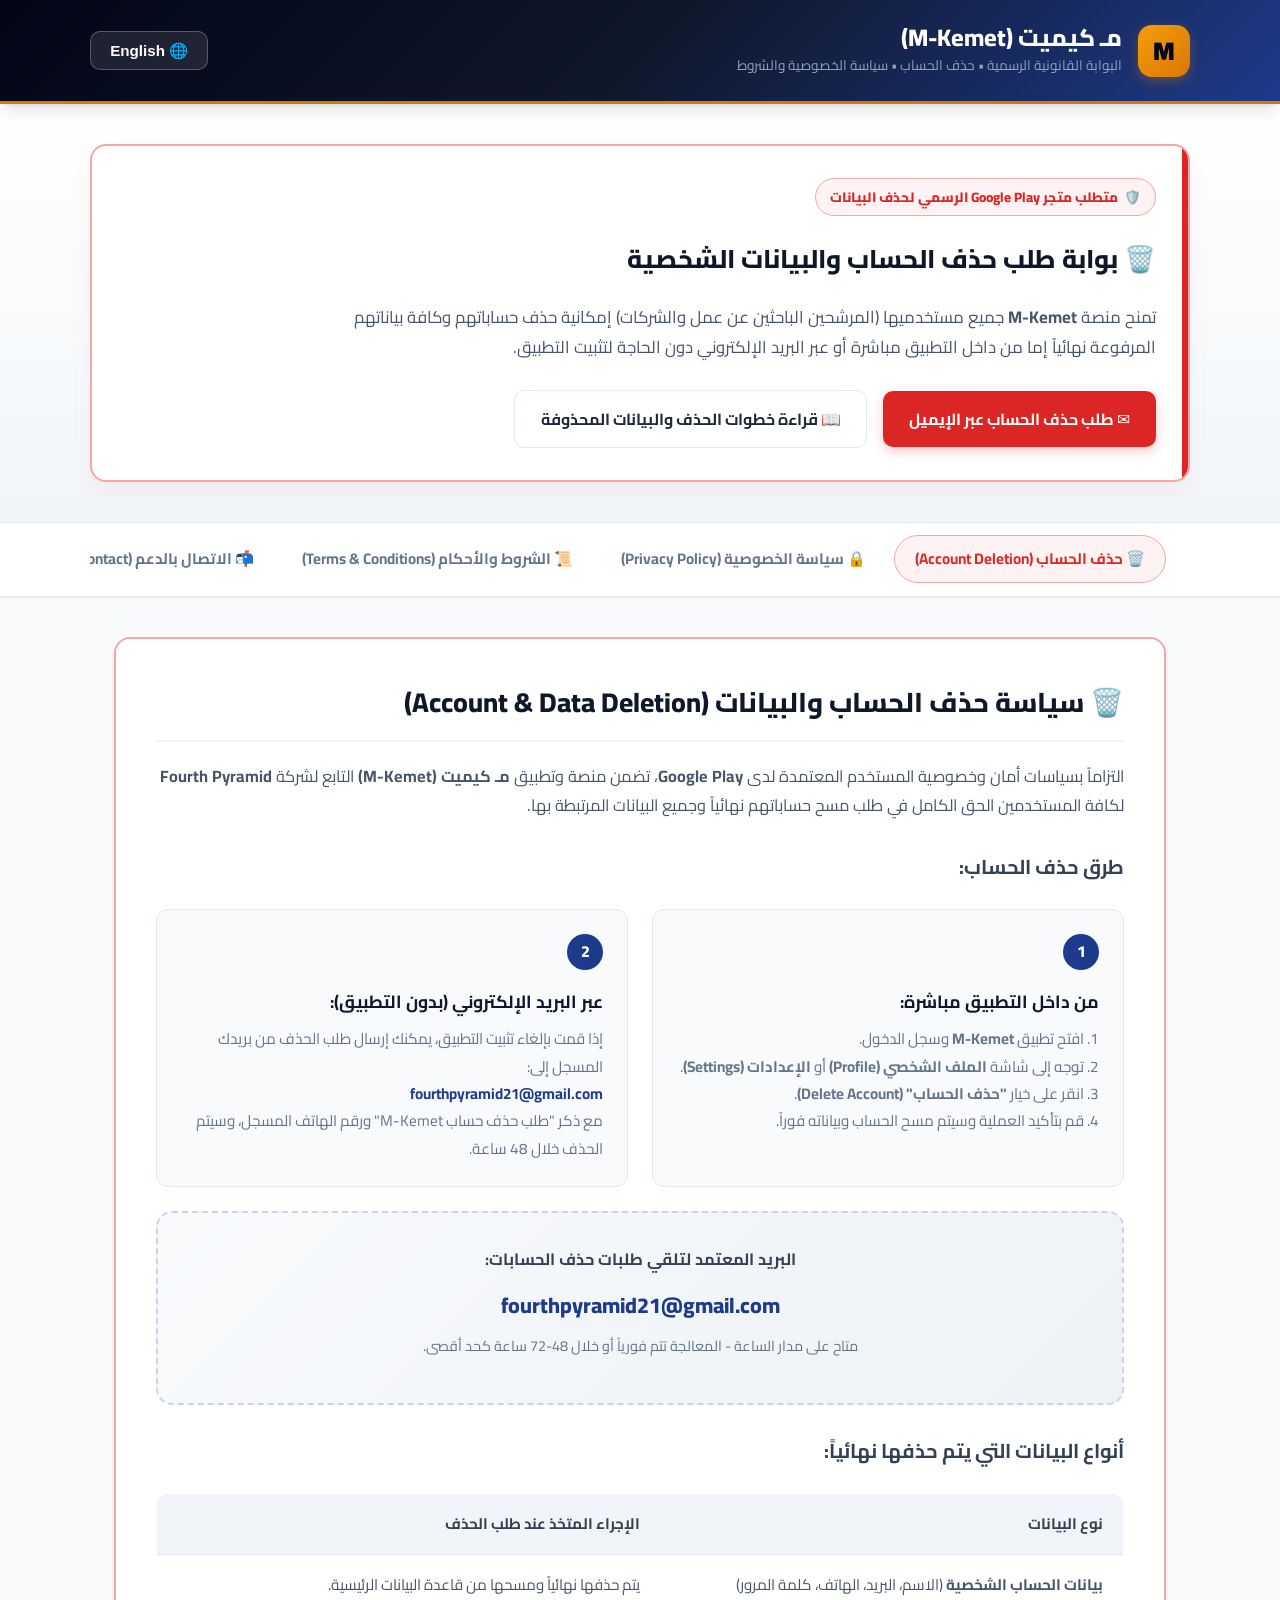
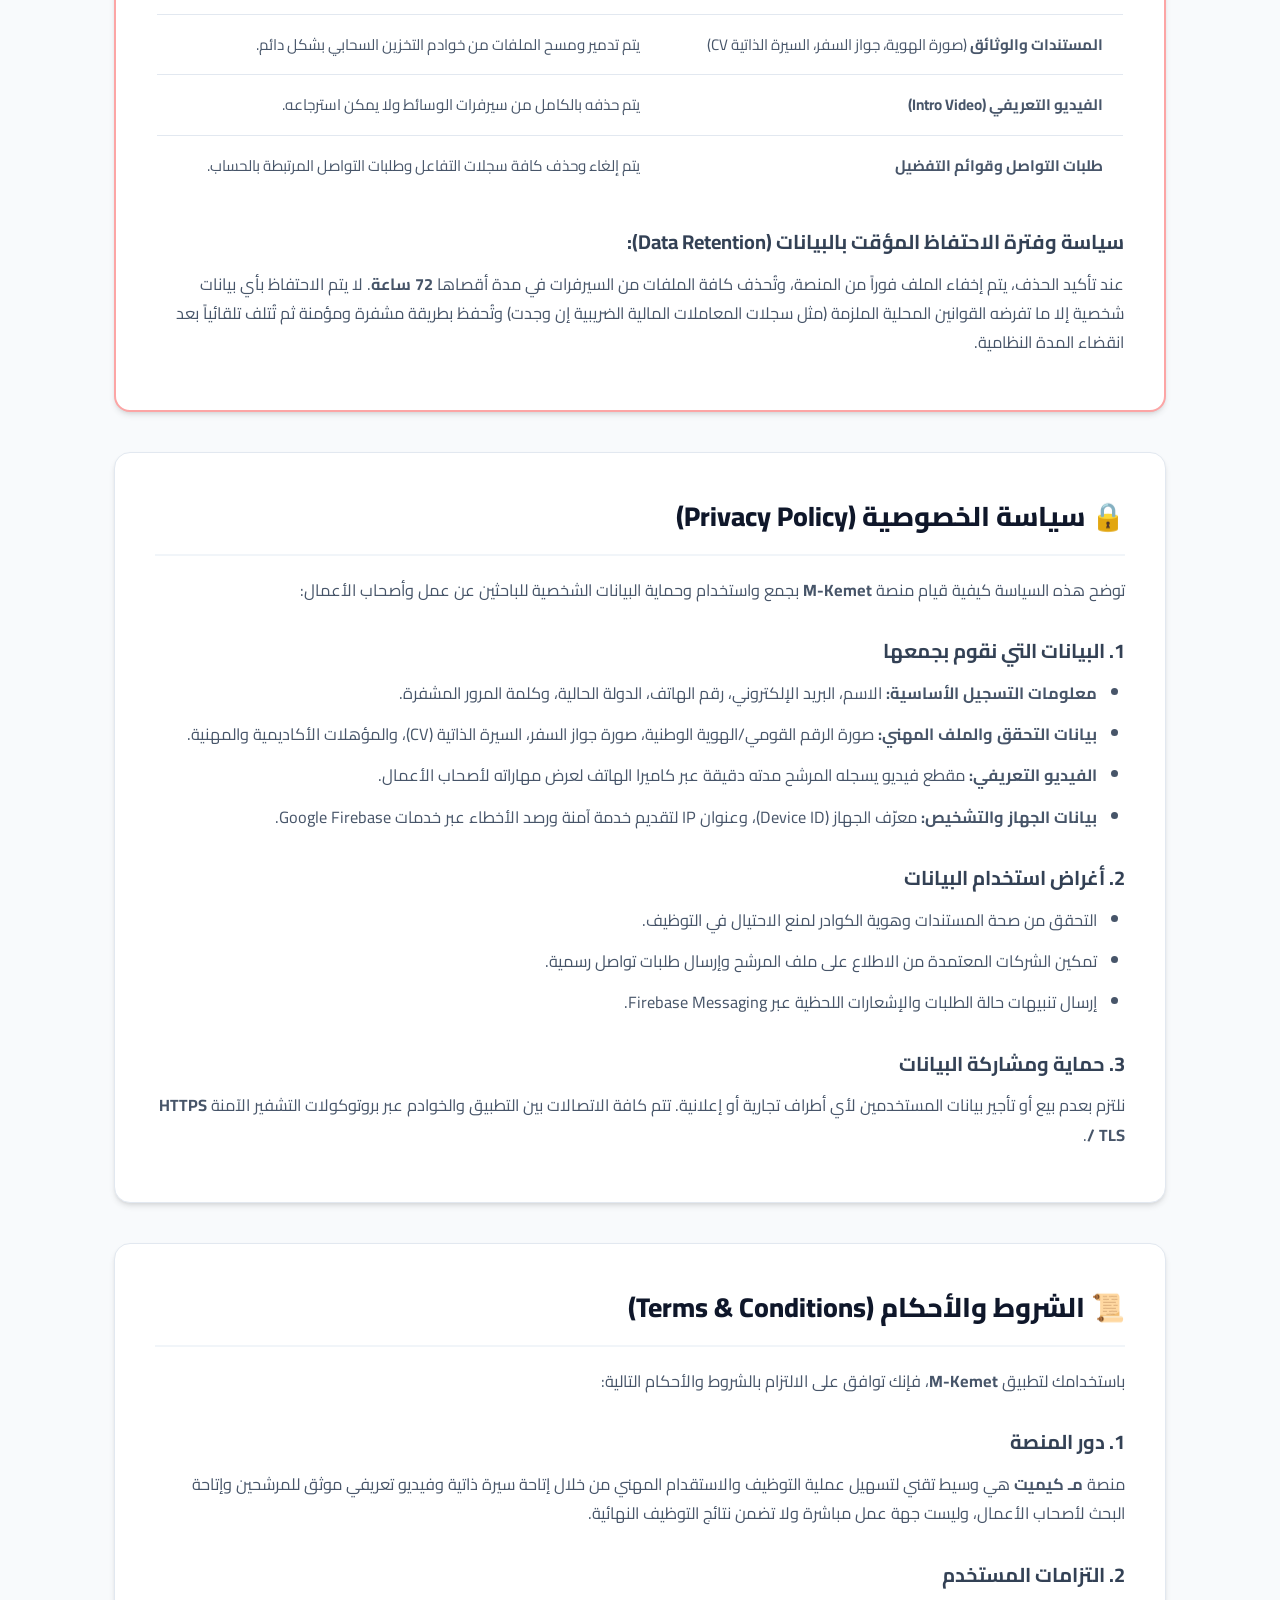
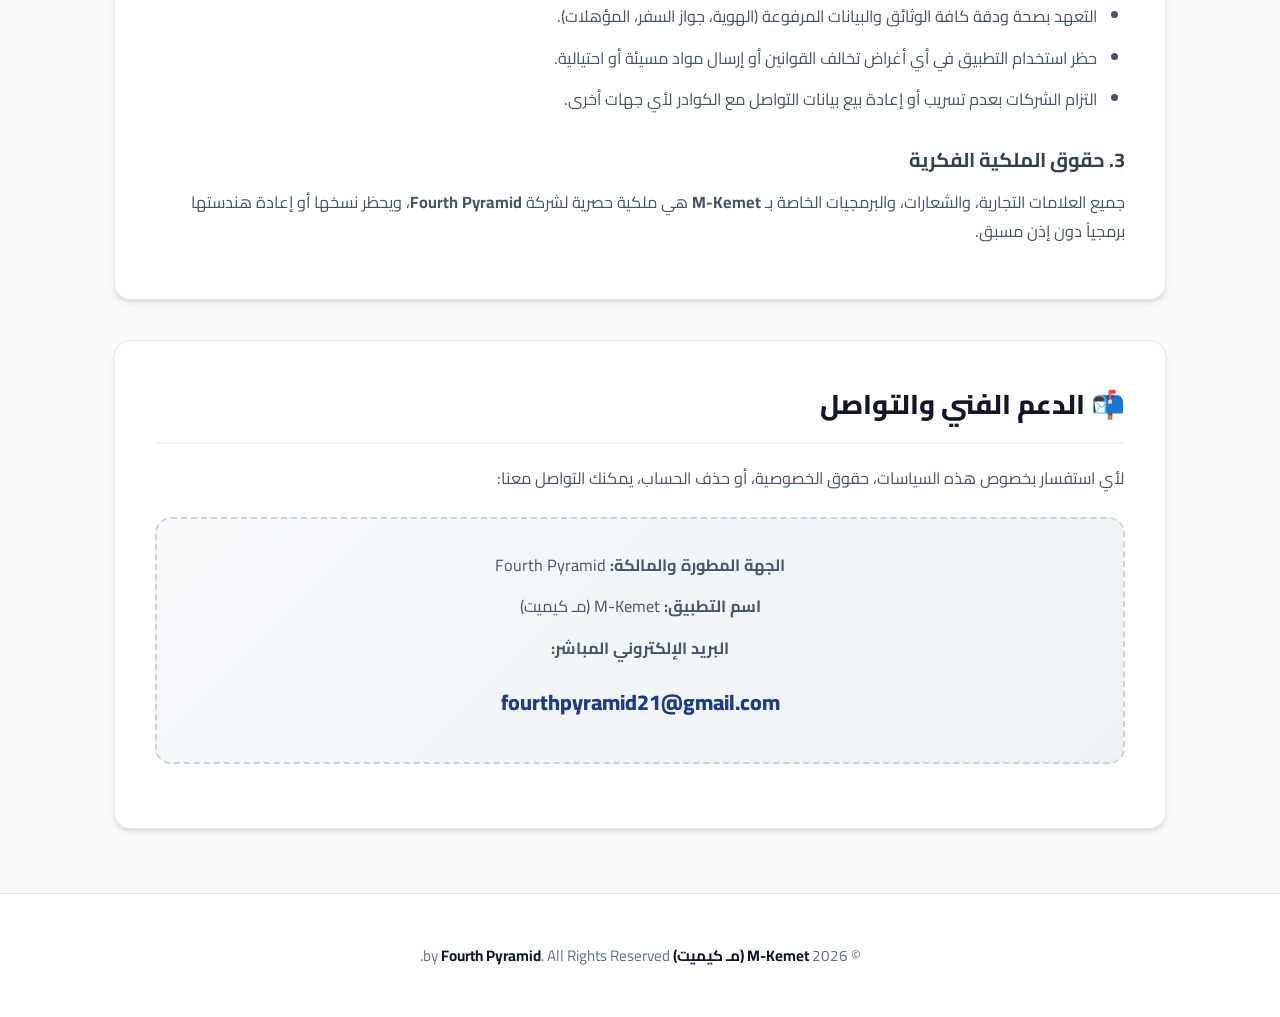
<file: index.html>
<!DOCTYPE html>
<html lang="ar" dir="rtl">
<head>
  <meta charset="UTF-8" />
  <meta name="viewport" content="width=device-width, initial-scale=1.0" />
  <title>M-Kemet | سياسة الخصوصية وحذف الحساب والشروط والأحكام</title>
  <meta name="description" content="M-Kemet (مـ كيميت) Official Legal Policies: Account & Data Deletion, Privacy Policy, and Terms of Service." />
  <link rel="preconnect" href="https://fonts.googleapis.com">
  <link rel="preconnect" href="https://fonts.gstatic.com" crossorigin>
  <link href="https://fonts.googleapis.com/css2?family=Cairo:wght@400;500;600;700;800;900&family=Inter:wght@400;500;600;700;800&display=swap" rel="stylesheet">
  
  <style>
    :root {
      --primary: #0F172A;
      --primary-accent: #1E3A8A;
      --gold: #D97706;
      --gold-light: #F59E0B;
      --gold-bg: #FEF3C7;
      --danger: #DC2626;
      --danger-dark: #991B1B;
      --danger-bg: #FEF2F2;
      --danger-border: #FCA5A5;
      --success: #059669;
      --success-bg: #ECFDF5;
      --bg: #F8FAFC;
      --card-bg: #FFFFFF;
      --text: #1E293B;
      --text-muted: #64748B;
      --border: #E2E8F0;
      --shadow-sm: 0 1px 2px 0 rgb(0 0 0 / 0.05);
      --shadow: 0 4px 6px -1px rgb(0 0 0 / 0.1), 0 2px 4px -2px rgb(0 0 0 / 0.1);
      --shadow-lg: 0 10px 15px -3px rgb(0 0 0 / 0.1), 0 4px 6px -4px rgb(0 0 0 / 0.1);
      --radius: 16px;
      --font-ar: 'Cairo', system-ui, sans-serif;
      --font-en: 'Inter', system-ui, sans-serif;
    }

    * {
      box-sizing: border-box;
      margin: 0;
      padding: 0;
    }

    body {
      background-color: var(--bg);
      color: var(--text);
      font-family: var(--font-ar);
      line-height: 1.8;
      -webkit-font-smoothing: antialiased;
    }

    html[dir="ltr"] body {
      font-family: var(--font-en);
    }

    /* Top Navigation */
    header {
      background: linear-gradient(135deg, #020617 0%, #0F172A 50%, #1E3A8A 100%);
      color: white;
      padding: 1.5rem 2rem;
      border-bottom: 3px solid var(--gold);
      box-shadow: var(--shadow-lg);
      position: sticky;
      top: 0;
      z-index: 1000;
    }

    .header-inner {
      max-width: 1100px;
      margin: 0 auto;
      display: flex;
      justify-content: space-between;
      align-items: center;
      flex-wrap: wrap;
      gap: 1rem;
    }

    .brand-wrap {
      display: flex;
      align-items: center;
      gap: 1rem;
    }

    .logo-badge {
      width: 52px;
      height: 52px;
      background: linear-gradient(135deg, var(--gold-light), var(--gold));
      color: #020617;
      font-size: 1.6rem;
      font-weight: 900;
      display: flex;
      align-items: center;
      justify-content: center;
      border-radius: 14px;
      box-shadow: 0 4px 12px rgba(217, 119, 6, 0.35);
    }

    .brand-meta h1 {
      font-size: 1.5rem;
      font-weight: 800;
      line-height: 1.2;
      color: #FFFFFF;
    }

    .brand-meta p {
      font-size: 0.85rem;
      color: #94A3B8;
    }

    .lang-switcher {
      background: rgba(255, 255, 255, 0.1);
      border: 1px solid rgba(255, 255, 255, 0.25);
      color: white;
      padding: 0.6rem 1.2rem;
      border-radius: 10px;
      font-size: 0.95rem;
      font-weight: 700;
      cursor: pointer;
      display: flex;
      align-items: center;
      gap: 0.5rem;
      transition: all 0.2s ease;
      backdrop-filter: blur(8px);
    }

    .lang-switcher:hover {
      background: var(--gold);
      color: #020617;
      border-color: var(--gold);
      transform: translateY(-1px);
    }

    /* Hero / Direct Deletion Spotlight */
    .hero-spotlight {
      background: linear-gradient(180deg, #FFFFFF 0%, #F1F5F9 100%);
      border-bottom: 1px solid var(--border);
      padding: 2.5rem 1.5rem;
    }

    .hero-inner {
      max-width: 1100px;
      margin: 0 auto;
    }

    .deletion-hero-card {
      background: #FFFFFF;
      border: 2px solid var(--danger-border);
      border-radius: var(--radius);
      padding: 2rem;
      box-shadow: 0 10px 25px -5px rgba(220, 38, 38, 0.08);
      display: flex;
      flex-direction: column;
      gap: 1.25rem;
      position: relative;
      overflow: hidden;
    }

    .deletion-hero-card::before {
      content: "";
      position: absolute;
      top: 0;
      inset-inline-start: 0;
      width: 6px;
      height: 100%;
      background: var(--danger);
    }

    .hero-badge {
      display: inline-flex;
      align-items: center;
      gap: 0.4rem;
      background: var(--danger-bg);
      color: var(--danger);
      padding: 0.35rem 0.85rem;
      border-radius: 9999px;
      font-weight: 800;
      font-size: 0.85rem;
      width: fit-content;
      border: 1px solid var(--danger-border);
    }

    .hero-title {
      font-size: 1.6rem;
      font-weight: 800;
      color: #0F172A;
      display: flex;
      align-items: center;
      gap: 0.6rem;
      flex-wrap: wrap;
    }

    .hero-desc {
      color: #475569;
      font-size: 1.05rem;
      max-width: 850px;
    }

    .hero-actions {
      display: flex;
      flex-wrap: wrap;
      gap: 1rem;
      align-items: center;
      margin-top: 0.5rem;
    }

    .btn {
      display: inline-flex;
      align-items: center;
      justify-content: center;
      gap: 0.5rem;
      padding: 0.85rem 1.6rem;
      border-radius: 10px;
      font-size: 1rem;
      font-weight: 700;
      text-decoration: none;
      cursor: pointer;
      transition: all 0.2s ease;
      border: none;
    }

    .btn-danger {
      background: var(--danger);
      color: white;
      box-shadow: 0 4px 12px rgba(220, 38, 38, 0.25);
    }

    .btn-danger:hover {
      background: var(--danger-dark);
      transform: translateY(-2px);
    }

    .btn-outline {
      background: #FFFFFF;
      color: #1E293B;
      border: 1px solid var(--border);
    }

    .btn-outline:hover {
      background: #F8FAFC;
      border-color: #94A3B8;
    }

    /* Tabs Navigation Bar */
    .nav-tabs {
      background: #FFFFFF;
      border-bottom: 1px solid var(--border);
      position: sticky;
      top: 86px;
      z-index: 900;
      box-shadow: var(--shadow-sm);
    }

    .nav-tabs-inner {
      max-width: 1100px;
      margin: 0 auto;
      display: flex;
      gap: 0.5rem;
      padding: 0.75rem 1.5rem;
      overflow-x: auto;
      white-space: nowrap;
    }

    .tab-btn {
      padding: 0.6rem 1.25rem;
      border-radius: 9999px;
      text-decoration: none;
      color: var(--text-muted);
      font-weight: 700;
      font-size: 0.95rem;
      display: inline-flex;
      align-items: center;
      gap: 0.5rem;
      transition: all 0.2s;
    }

    .tab-btn:hover {
      color: var(--primary-accent);
      background: #EEF2F6;
    }

    .tab-btn.active {
      color: white;
      background: var(--primary-accent);
    }

    .tab-btn.deletion-tab-active {
      background: var(--danger-bg);
      color: var(--danger);
      border: 1px solid var(--danger-border);
    }

    /* Main Content Sections */
    main {
      max-width: 1100px;
      margin: 2.5rem auto;
      padding: 0 1.5rem;
    }

    .content-card {
      background: var(--card-bg);
      border-radius: var(--radius);
      border: 1px solid var(--border);
      box-shadow: var(--shadow);
      padding: 2.5rem;
      margin-bottom: 2.5rem;
    }

    .content-card h2 {
      color: var(--primary);
      font-size: 1.7rem;
      font-weight: 800;
      margin-bottom: 1.25rem;
      display: flex;
      align-items: center;
      gap: 0.6rem;
      border-bottom: 2px solid #F1F5F9;
      padding-bottom: 0.75rem;
    }

    .content-card h3 {
      font-size: 1.25rem;
      color: #334155;
      margin: 1.75rem 0 0.6rem 0;
      font-weight: 700;
    }

    .content-card p, .content-card li {
      color: #475569;
      font-size: 1.02rem;
      margin-bottom: 0.75rem;
    }

    .content-card ul, .content-card ol {
      padding-inline-start: 1.75rem;
      margin-bottom: 1rem;
    }

    .steps-grid {
      display: grid;
      grid-template-columns: repeat(auto-fit, minmax(280px, 1fr));
      gap: 1.5rem;
      margin: 1.5rem 0;
    }

    .step-box {
      background: #F8FAFC;
      border: 1px solid var(--border);
      border-radius: 12px;
      padding: 1.5rem;
      position: relative;
    }

    .step-number {
      width: 36px;
      height: 36px;
      border-radius: 50%;
      background: var(--primary-accent);
      color: white;
      font-weight: 800;
      display: flex;
      align-items: center;
      justify-content: center;
      margin-bottom: 1rem;
    }

    .step-box h4 {
      font-size: 1.1rem;
      color: #0F172A;
      margin-bottom: 0.5rem;
    }

    .step-box p {
      font-size: 0.95rem;
      color: #64748B;
      margin: 0;
    }

    .data-table {
      width: 100%;
      border-collapse: collapse;
      margin: 1.5rem 0;
      border-radius: 12px;
      overflow: hidden;
      border: 1px solid var(--border);
    }

    .data-table th, .data-table td {
      padding: 1rem 1.25rem;
      text-align: start;
    }

    .data-table th {
      background: #F1F5F9;
      color: #334155;
      font-weight: 700;
      font-size: 0.95rem;
    }

    .data-table td {
      border-top: 1px solid var(--border);
      color: #475569;
      font-size: 0.95rem;
    }

    .contact-banner {
      background: linear-gradient(135deg, #F8FAFC 0%, #EEF2F6 100%);
      border: 2px dashed #CBD5E1;
      border-radius: var(--radius);
      padding: 2rem;
      margin: 1.5rem 0;
      text-align: center;
    }

    .contact-email-link {
      font-size: 1.35rem;
      font-weight: 800;
      color: var(--primary-accent);
      text-decoration: none;
      word-break: break-all;
      display: inline-block;
      margin: 0.5rem 0;
    }

    .contact-email-link:hover {
      text-decoration: underline;
      color: var(--gold);
    }

    footer {
      background: #FFFFFF;
      border-top: 1px solid var(--border);
      text-align: center;
      padding: 3rem 1.5rem;
      color: var(--text-muted);
      font-size: 0.95rem;
      margin-top: 4rem;
    }

    footer strong {
      color: #0F172A;
    }

    @media (max-width: 768px) {
      .content-card {
        padding: 1.5rem;
      }
      .hero-title {
        font-size: 1.3rem;
      }
      .nav-tabs {
        top: 78px;
      }
    }
  </style>
</head>
<body>

  <!-- Header -->
  <header>
    <div class="header-inner">
      <div class="brand-wrap">
        <div class="logo-badge">M</div>
        <div class="brand-meta">
          <h1 id="brand-name">مـ كيميت (M-Kemet)</h1>
          <p id="brand-tagline">البوابة القانونية الرسمية • حذف الحساب • سياسة الخصوصية والشروط</p>
        </div>
      </div>
      <div>
        <button class="lang-switcher" id="langBtn" onclick="toggleLanguage()">
          🌐 English
        </button>
      </div>
    </div>
  </header>

  <!-- Sticky Top Deletion Spotlight Hero -->
  <section class="hero-spotlight">
    <div class="hero-inner">
      <div class="deletion-hero-card">
        <div class="hero-badge">
          🛡️ <span id="hero-badge-text">متطلب متجر Google Play الرسمي لحذف البيانات</span>
        </div>
        <div class="hero-title" id="hero-title">
          🗑️ بوابة طلب حذف الحساب والبيانات الشخصية
        </div>
        <div class="hero-desc" id="hero-desc">
          تمنح منصة <strong>M-Kemet</strong> جميع مستخدميها (المرشحين الباحثين عن عمل والشركات) إمكانية حذف حساباتهم وكافة بياناتهم المرفوعة نهائياً إما من داخل التطبيق مباشرة أو عبر البريد الإلكتروني دون الحاجة لتثبيت التطبيق.
        </div>
        <div class="hero-actions">
          <a href="mailto:fourthpyramid21@gmail.com?subject=طلب%20حذف%20حساب%20M-Kemet&body=أرغب%20في%20حذف%20حسابي%20وكافة%20بياناتي%20المسجلة%20في%20تطبيق%20M-Kemet.%0Aرقم%20الهاتف%20أو%20البريد%20المسجل:%20" class="btn btn-danger" id="hero-btn-email">
            ✉️ طلب حذف الحساب عبر الإيميل
          </a>
          <a href="#deletion" class="btn btn-outline" id="hero-btn-details">
            📖 قراءة خطوات الحذف والبيانات المحذوفة
          </a>
        </div>
      </div>
    </div>
  </section>

  <!-- Tab Navigation -->
  <div class="nav-tabs">
    <div class="nav-tabs-inner">
      <a href="#deletion" class="tab-btn deletion-tab-active" id="tab-del">🗑️ حذف الحساب (Account Deletion)</a>
      <a href="#privacy" class="tab-btn" id="tab-priv">🔒 سياسة الخصوصية (Privacy Policy)</a>
      <a href="#terms" class="tab-btn" id="tab-term">📜 الشروط والأحكام (Terms & Conditions)</a>
      <a href="#contact" class="tab-btn" id="tab-cont">📬 الاتصال بالدعم (Contact)</a>
    </div>
  </div>

  <main>
    
    <!-- ARABIC CONTENT CONTAINER -->
    <div id="ar-content">

      <!-- 1. ACCOUNT DELETION SECTION -->
      <section id="deletion" class="content-card" style="border: 2px solid #FCA5A5;">
        <h2>🗑️ سياسة حذف الحساب والبيانات (Account & Data Deletion)</h2>
        <p>
          التزاماً بسياسات أمان وخصوصية المستخدم المعتمدة لدى <strong>Google Play</strong>، تضمن منصة وتطبيق <strong>مـ كيميت (M-Kemet)</strong> التابع لشركة <strong>Fourth Pyramid</strong> لكافة المستخدمين الحق الكامل في طلب مسح حساباتهم نهائياً وجميع البيانات المرتبطة بها.
        </p>

        <h3>طرق حذف الحساب:</h3>
        <div class="steps-grid">
          <div class="step-box">
            <div class="step-number">1</div>
            <h4>من داخل التطبيق مباشرة:</h4>
            <p>1. افتح تطبيق <strong>M-Kemet</strong> وسجل الدخول.<br>
            2. توجه إلى شاشة <strong>الملف الشخصي (Profile)</strong> أو <strong>الإعدادات (Settings)</strong>.<br>
            3. انقر على خيار <strong>"حذف الحساب" (Delete Account)</strong>.<br>
            4. قم بتأكيد العملية وسيتم مسح الحساب وبياناته فوراً.</p>
          </div>

          <div class="step-box">
            <div class="step-number">2</div>
            <h4>عبر البريد الإلكتروني (بدون التطبيق):</h4>
            <p>إذا قمت بإلغاء تثبيت التطبيق، يمكنك إرسال طلب الحذف من بريدك المسجل إلى:<br>
            <strong style="color: var(--primary-accent);">fourthpyramid21@gmail.com</strong><br>
            مع ذكر "طلب حذف حساب M-Kemet" ورقم الهاتف المسجل، وسيتم الحذف خلال 48 ساعة.</p>
          </div>
        </div>

        <div class="contact-banner">
          <p style="font-weight: 700; color: #334155; margin-bottom: 0.25rem;">البريد المعتمد لتلقي طلبات حذف الحسابات:</p>
          <a href="mailto:fourthpyramid21@gmail.com?subject=طلب%20حذف%20حساب%20M-Kemet" class="contact-email-link">
            fourthpyramid21@gmail.com
          </a>
          <p style="font-size: 0.9rem; color: #64748B;">متاح على مدار الساعة - المعالجة تتم فورياً أو خلال 48-72 ساعة كحد أقصى.</p>
        </div>

        <h3>أنواع البيانات التي يتم حذفها نهائياً:</h3>
        <table class="data-table">
          <thead>
            <tr>
              <th>نوع البيانات</th>
              <th>الإجراء المتخذ عند طلب الحذف</th>
            </tr>
          </thead>
          <tbody>
            <tr>
              <td><strong>بيانات الحساب الشخصية</strong> (الاسم، البريد، الهاتف، كلمة المرور)</td>
              <td>يتم حذفها نهائياً ومسحها من قاعدة البيانات الرئيسية.</td>
            </tr>
            <tr>
              <td><strong>المستندات والوثائق</strong> (صورة الهوية، جواز السفر، السيرة الذاتية CV)</td>
              <td>يتم تدمير ومسح الملفات من خوادم التخزين السحابي بشكل دائم.</td>
            </tr>
            <tr>
              <td><strong>الفيديو التعريفي (Intro Video)</strong></td>
              <td>يتم حذفه بالكامل من سيرفرات الوسائط ولا يمكن استرجاعه.</td>
            </tr>
            <tr>
              <td><strong>طلبات التواصل وقوائم التفضيل</strong></td>
              <td>يتم إلغاء وحذف كافة سجلات التفاعل وطلبات التواصل المرتبطة بالحساب.</td>
            </tr>
          </tbody>
        </table>

        <h3>سياسة وفترة الاحتفاظ المؤقت بالبيانات (Data Retention):</h3>
        <p>
          عند تأكيد الحذف، يتم إخفاء الملف فوراً من المنصة، وتُحذف كافة الملفات من السيرفرات في مدة أقصاها <strong>72 ساعة</strong>. لا يتم الاحتفاظ بأي بيانات شخصية إلا ما تفرضه القوانين المحلية الملزمة (مثل سجلات المعاملات المالية الضريبية إن وجدت) وتُحفظ بطريقة مشفرة ومؤمنة ثم تُتلف تلقائياً بعد انقضاء المدة النظامية.
        </p>
      </section>

      <!-- 2. PRIVACY POLICY SECTION -->
      <section id="privacy" class="content-card">
        <h2>🔒 سياسة الخصوصية (Privacy Policy)</h2>
        <p>
          توضح هذه السياسة كيفية قيام منصة <strong>M-Kemet</strong> بجمع واستخدام وحماية البيانات الشخصية للباحثين عن عمل وأصحاب الأعمال:
        </p>

        <h3>1. البيانات التي نقوم بجمعها</h3>
        <ul>
          <li><strong>معلومات التسجيل الأساسية:</strong> الاسم، البريد الإلكتروني، رقم الهاتف، الدولة الحالية، وكلمة المرور المشفرة.</li>
          <li><strong>بيانات التحقق والملف المهني:</strong> صورة الرقم القومي/الهوية الوطنية، صورة جواز السفر، السيرة الذاتية (CV)، والمؤهلات الأكاديمية والمهنية.</li>
          <li><strong>الفيديو التعريفي:</strong> مقطع فيديو يسجله المرشح مدته دقيقة عبر كاميرا الهاتف لعرض مهاراته لأصحاب الأعمال.</li>
          <li><strong>بيانات الجهاز والتشخيص:</strong> معرّف الجهاز (Device ID)، وعنوان IP لتقديم خدمة آمنة ورصد الأخطاء عبر خدمات Google Firebase.</li>
        </ul>

        <h3>2. أغراض استخدام البيانات</h3>
        <ul>
          <li>التحقق من صحة المستندات وهوية الكوادر لمنع الاحتيال في التوظيف.</li>
          <li>تمكين الشركات المعتمدة من الاطلاع على ملف المرشح وإرسال طلبات تواصل رسمية.</li>
          <li>إرسال تنبيهات حالة الطلبات والإشعارات اللحظية عبر Firebase Messaging.</li>
        </ul>

        <h3>3. حماية ومشاركة البيانات</h3>
        <p>
          نلتزم بعدم بيع أو تأجير بيانات المستخدمين لأي أطراف تجارية أو إعلانية. تتم كافة الاتصالات بين التطبيق والخوادم عبر بروتوكولات التشفير الآمنة <strong>HTTPS / TLS</strong>.
        </p>
      </section>

      <!-- 3. TERMS AND CONDITIONS SECTION -->
      <section id="terms" class="content-card">
        <h2>📜 الشروط والأحكام (Terms & Conditions)</h2>
        <p>
          باستخدامك لتطبيق <strong>M-Kemet</strong>، فإنك توافق على الالتزام بالشروط والأحكام التالية:
        </p>

        <h3>1. دور المنصة</h3>
        <p>
          منصة <strong>مـ كيميت</strong> هي وسيط تقني لتسهيل عملية التوظيف والاستقدام المهني من خلال إتاحة سيرة ذاتية وفيديو تعريفي موثق للمرشحين وإتاحة البحث لأصحاب الأعمال، وليست جهة عمل مباشرة ولا تضمن نتائج التوظيف النهائية.
        </p>

        <h3>2. التزامات المستخدم</h3>
        <ul>
          <li>التعهد بصحة ودقة كافة الوثائق والبيانات المرفوعة (الهوية، جواز السفر، المؤهلات).</li>
          <li>حظر استخدام التطبيق في أي أغراض تخالف القوانين أو إرسال مواد مسيئة أو احتيالية.</li>
          <li>التزام الشركات بعدم تسريب أو إعادة بيع بيانات التواصل مع الكوادر لأي جهات أخرى.</li>
        </ul>

        <h3>3. حقوق الملكية الفكرية</h3>
        <p>
          جميع العلامات التجارية، والشعارات، والبرمجيات الخاصة بـ <strong>M-Kemet</strong> هي ملكية حصرية لشركة <strong>Fourth Pyramid</strong>، ويحظر نسخها أو إعادة هندستها برمجياً دون إذن مسبق.
        </p>
      </section>

      <!-- 4. CONTACT SECTION -->
      <section id="contact" class="content-card">
        <h2>📬 الدعم الفني والتواصل</h2>
        <p>لأي استفسار بخصوص هذه السياسات، حقوق الخصوصية، أو حذف الحساب، يمكنك التواصل معنا:</p>
        <div class="contact-banner">
          <p><strong>الجهة المطورة والمالكة:</strong> Fourth Pyramid</p>
          <p><strong>اسم التطبيق:</strong> M-Kemet (مـ كيميت)</p>
          <p><strong>البريد الإلكتروني المباشر:</strong></p>
          <a href="mailto:fourthpyramid21@gmail.com" class="contact-email-link">fourthpyramid21@gmail.com</a>
        </div>
      </section>

    </div>

    <!-- ENGLISH CONTENT CONTAINER -->
    <div id="en-content" style="display: none;">

      <!-- 1. ACCOUNT DELETION SECTION (EN) -->
      <section id="deletion-en" class="content-card" style="border: 2px solid #FCA5A5;">
        <h2>🗑️ Account & Data Deletion Policy</h2>
        <p>
          In strict compliance with <strong>Google Play Store User Data & Deletion Policies</strong>, <strong>M-Kemet</strong> (developed by <strong>Fourth Pyramid</strong>) guarantees all users (Candidates and Employers) the unequivocal right to request permanent deletion of their account and all associated personal data.
        </p>

        <h3>How to Request Account Deletion:</h3>
        <div class="steps-grid">
          <div class="step-box">
            <div class="step-number">1</div>
            <h4>Directly Inside the App:</h4>
            <p>1. Open the <strong>M-Kemet</strong> app and sign in.<br>
            2. Go to the <strong>Profile</strong> or <strong>Settings</strong> section.<br>
            3. Tap on <strong>"Delete Account"</strong>.<br>
            4. Confirm deletion; your account and records will be deleted immediately.</p>
          </div>

          <div class="step-box">
            <div class="step-number">2</div>
            <h4>Via Email (Without the App Installed):</h4>
            <p>If you uninstalled the app or lost access, email our designated support desk at:<br>
            <strong style="color: var(--primary-accent);">fourthpyramid21@gmail.com</strong><br>
            with subject "M-Kemet Account Deletion Request" and your registered phone number/email.</p>
          </div>
        </div>

        <div class="contact-banner">
          <p style="font-weight: 700; color: #334155; margin-bottom: 0.25rem;">Designated Account Deletion Email:</p>
          <a href="mailto:fourthpyramid21@gmail.com?subject=M-Kemet%20Account%20Deletion%20Request" class="contact-email-link">
            fourthpyramid21@gmail.com
          </a>
          <p style="font-size: 0.9rem; color: #64748B;">Requests are processed within 24 to 48 business hours.</p>
        </div>

        <h3>Categories of Data Permanently Deleted:</h3>
        <table class="data-table">
          <thead>
            <tr>
              <th>Data Type</th>
              <th>Action Taken Upon Deletion Request</th>
            </tr>
          </thead>
          <tbody>
            <tr>
              <td><strong>Account Profile Data</strong> (Full name, email, phone, authentication credentials)</td>
              <td>Permanently deleted and purged from primary database storage.</td>
            </tr>
            <tr>
              <td><strong>Verification Documents</strong> (National ID scans, passport images, CV/resume files)</td>
              <td>Permanently destroyed and unrecoverable from cloud storage buckets.</td>
            </tr>
            <tr>
              <td><strong>Introductory Video</strong> (1-minute pitch video)</td>
              <td>Completely erased from media streaming repositories.</td>
            </tr>
            <tr>
              <td><strong>Communication History & Bookmarks</strong></td>
              <td>All contact requests, logged interview inquiries, and saved bookmarks are wiped.</td>
            </tr>
          </tbody>
        </table>

        <h3>Data Retention and Timeline:</h3>
        <p>
          Upon submitting a deletion request, your public profile is immediately hidden and unsearchable. All cloud files and media are permanently expunged within a maximum of <strong>72 hours</strong>. Minimal regulatory transaction logs are retained strictly where required by applicable legal statutes before scheduled automated destruction.
        </p>
      </section>

      <!-- 2. PRIVACY POLICY (EN) -->
      <section id="privacy-en" class="content-card">
        <h2>🔒 Privacy Policy</h2>
        <p>
          This policy describes how <strong>M-Kemet</strong> handles personal data for job seekers and registered employers:
        </p>

        <h3>1. Data We Collect</h3>
        <ul>
          <li><strong>Registration Details:</strong> Full name, verified email, telephone number, current country, and hashed passwords.</li>
          <li><strong>Verification & Professional Profile:</strong> Government ID cards, passport images, CVs, and certified professional background.</li>
          <li><strong>Video Media:</strong> A 1-minute pitch video recorded using your mobile camera for candidate presentation.</li>
          <li><strong>Device & Analytics:</strong> Unique device identifiers and diagnostic logs provided via Google Firebase services.</li>
        </ul>

        <h3>2. Purpose of Collection</h3>
        <ul>
          <li>Authenticating user identity and verifying talent credentials to eliminate recruitment fraud.</li>
          <li>Facilitating recruitment matching by allowing verified employers to browse approved candidate profiles.</li>
          <li>Sending critical status alerts via Firebase Cloud Messaging.</li>
        </ul>

        <h3>3. Data Security</h3>
        <p>
          We do not sell, rent, or trade your personal information. All transmissions are safeguarded using industry-standard <strong>HTTPS / TLS 1.3</strong> encryption.
        </p>
      </section>

      <!-- 3. TERMS AND CONDITIONS (EN) -->
      <section id="terms-en" class="content-card">
        <h2>📜 Terms and Conditions</h2>
        <p>
          By accessing or using <strong>M-Kemet</strong>, you agree to comply with these terms:
        </p>

        <h3>1. Platform Scope</h3>
        <p>
          <strong>M-Kemet</strong> operates as an innovative talent platform connecting job seekers with prospective employers. M-Kemet is not a direct employer and makes no guarantees regarding hiring agreements.
        </p>

        <h3>2. User Responsibilities</h3>
        <ul>
          <li>Ensure all submitted credentials, identification documents, and resume details are authentic.</li>
          <li>Employers are prohibited from redistributing or selling candidate contact records.</li>
          <li>No illegal, abusive, or unauthorized content may be published.</li>
        </ul>

        <h3>3. Intellectual Property</h3>
        <p>
          All copyrights, logos, software assets, and brand identities associated with <strong>M-Kemet</strong> are owned solely by <strong>Fourth Pyramid</strong>.
        </p>
      </section>

      <!-- 4. CONTACT (EN) -->
      <section id="contact-en" class="content-card">
        <h2>📬 Technical Support & Inquiries</h2>
        <p>For questions concerning these policies or account deletion requests, reach out to:</p>
        <div class="contact-banner">
          <p><strong>Operating Entity:</strong> Fourth Pyramid</p>
          <p><strong>Application:</strong> M-Kemet</p>
          <p><strong>Official Support Email:</strong></p>
          <a href="mailto:fourthpyramid21@gmail.com" class="contact-email-link">fourthpyramid21@gmail.com</a>
        </div>
      </section>

    </div>

  </main>

  <footer>
    <p>&copy; 2026 <strong>M-Kemet (مـ كيميت)</strong> by <strong>Fourth Pyramid</strong>. All Rights Reserved.</p>
  </footer>

  <script>
    let currentLang = 'ar';

    function toggleLanguage() {
      setLanguage(currentLang === 'ar' ? 'en' : 'ar');
    }

    function setLanguage(lang) {
      currentLang = lang;
      const html = document.documentElement;
      const arBox = document.getElementById('ar-content');
      const enBox = document.getElementById('en-content');
      const langBtn = document.getElementById('langBtn');

      const brandName = document.getElementById('brand-name');
      const brandTagline = document.getElementById('brand-tagline');
      const heroBadge = document.getElementById('hero-badge-text');
      const heroTitle = document.getElementById('hero-title');
      const heroDesc = document.getElementById('hero-desc');
      const heroBtnEmail = document.getElementById('hero-btn-email');
      const heroBtnDetails = document.getElementById('hero-btn-details');

      const tabDel = document.getElementById('tab-del');
      const tabPriv = document.getElementById('tab-priv');
      const tabTerm = document.getElementById('tab-term');
      const tabCont = document.getElementById('tab-cont');

      if (lang === 'en') {
        html.setAttribute('lang', 'en');
        html.setAttribute('dir', 'ltr');
        arBox.style.display = 'none';
        enBox.style.display = 'block';
        langBtn.innerHTML = '🌐 العربية';

        brandName.innerText = 'M-Kemet';
        brandTagline.innerText = 'Official Legal Portal • Account Deletion • Privacy & Terms';
        heroBadge.innerText = 'Official Google Play Data Deletion Compliance';
        heroTitle.innerText = '🗑️ Account & Personal Data Deletion Portal';
        heroDesc.innerHTML = '<strong>M-Kemet</strong> guarantees all users (Candidates & Employers) the right to permanently erase their account and all uploaded records, directly in-app or via email without installing the application.';
        heroBtnEmail.innerHTML = '✉️ Request Account Deletion via Email';
        heroBtnEmail.href = 'mailto:fourthpyramid21@gmail.com?subject=M-Kemet%20Account%20Deletion%20Request&body=Please%20delete%20my%20M-Kemet%20account%20and%20all%20associated%20records.%0AMy%20registered%20email%20or%20phone:%20';
        heroBtnDetails.innerHTML = '📖 Read Deletion Steps & Retained Data';
        heroBtnDetails.href = '#deletion-en';

        tabDel.innerHTML = '🗑️ Account Deletion';
        tabDel.href = '#deletion-en';
        tabPriv.innerHTML = '🔒 Privacy Policy';
        tabPriv.href = '#privacy-en';
        tabTerm.innerHTML = '📜 Terms of Service';
        tabTerm.href = '#terms-en';
        tabCont.innerHTML = '📬 Contact Support';
        tabCont.href = '#contact-en';
      } else {
        html.setAttribute('lang', 'ar');
        html.setAttribute('dir', 'rtl');
        arBox.style.display = 'block';
        enBox.style.display = 'none';
        langBtn.innerHTML = '🌐 English';

        brandName.innerText = 'مـ كيميت (M-Kemet)';
        brandTagline.innerText = 'البوابة القانونية الرسمية • حذف الحساب • سياسة الخصوصية والشروط';
        heroBadge.innerText = 'متطلب متجر Google Play الرسمي لحذف البيانات';
        heroTitle.innerText = '🗑️ بوابة طلب حذف الحساب والبيانات الشخصية';
        heroDesc.innerHTML = 'تمنح منصة <strong>M-Kemet</strong> جميع مستخدميها (المرشحين الباحثين عن عمل والشركات) إمكانية حذف حساباتهم وكافة بياناتهم المرفوعة نهائياً إما من داخل التطبيق مباشرة أو عبر البريد الإلكتروني دون الحاجة لتثبيت التطبيق.';
        heroBtnEmail.innerHTML = '✉️ طلب حذف الحساب عبر الإيميل';
        heroBtnEmail.href = 'mailto:fourthpyramid21@gmail.com?subject=طلب%20حذف%20حساب%20M-Kemet&body=أرغب%20في%20حذف%20حسابي%20وكافة%20بياناتي%20المسجلة%20في%20تطبيق%20M-Kemet.%0Aرقم%20الهاتف%20أو%20البريد%20المسجل:%20';
        heroBtnDetails.innerHTML = '📖 قراءة خطوات الحذف والبيانات المحذوفة';
        heroBtnDetails.href = '#deletion';

        tabDel.innerHTML = '🗑️ حذف الحساب (Account Deletion)';
        tabDel.href = '#deletion';
        tabPriv.innerHTML = '🔒 سياسة الخصوصية (Privacy Policy)';
        tabPriv.href = '#privacy';
        tabTerm.innerHTML = '📜 الشروط والأحكام (Terms & Conditions)';
        tabTerm.href = '#terms';
        tabCont.innerHTML = '📬 الاتصال بالدعم (Contact)';
        tabCont.href = '#contact';
      }
    }

    // Auto-detect hash
    window.addEventListener('DOMContentLoaded', () => {
      const h = window.location.hash.toLowerCase();
      if (h.includes('en')) {
        setLanguage('en');
      }
    });
  </script>
</body>
</html>
</file>
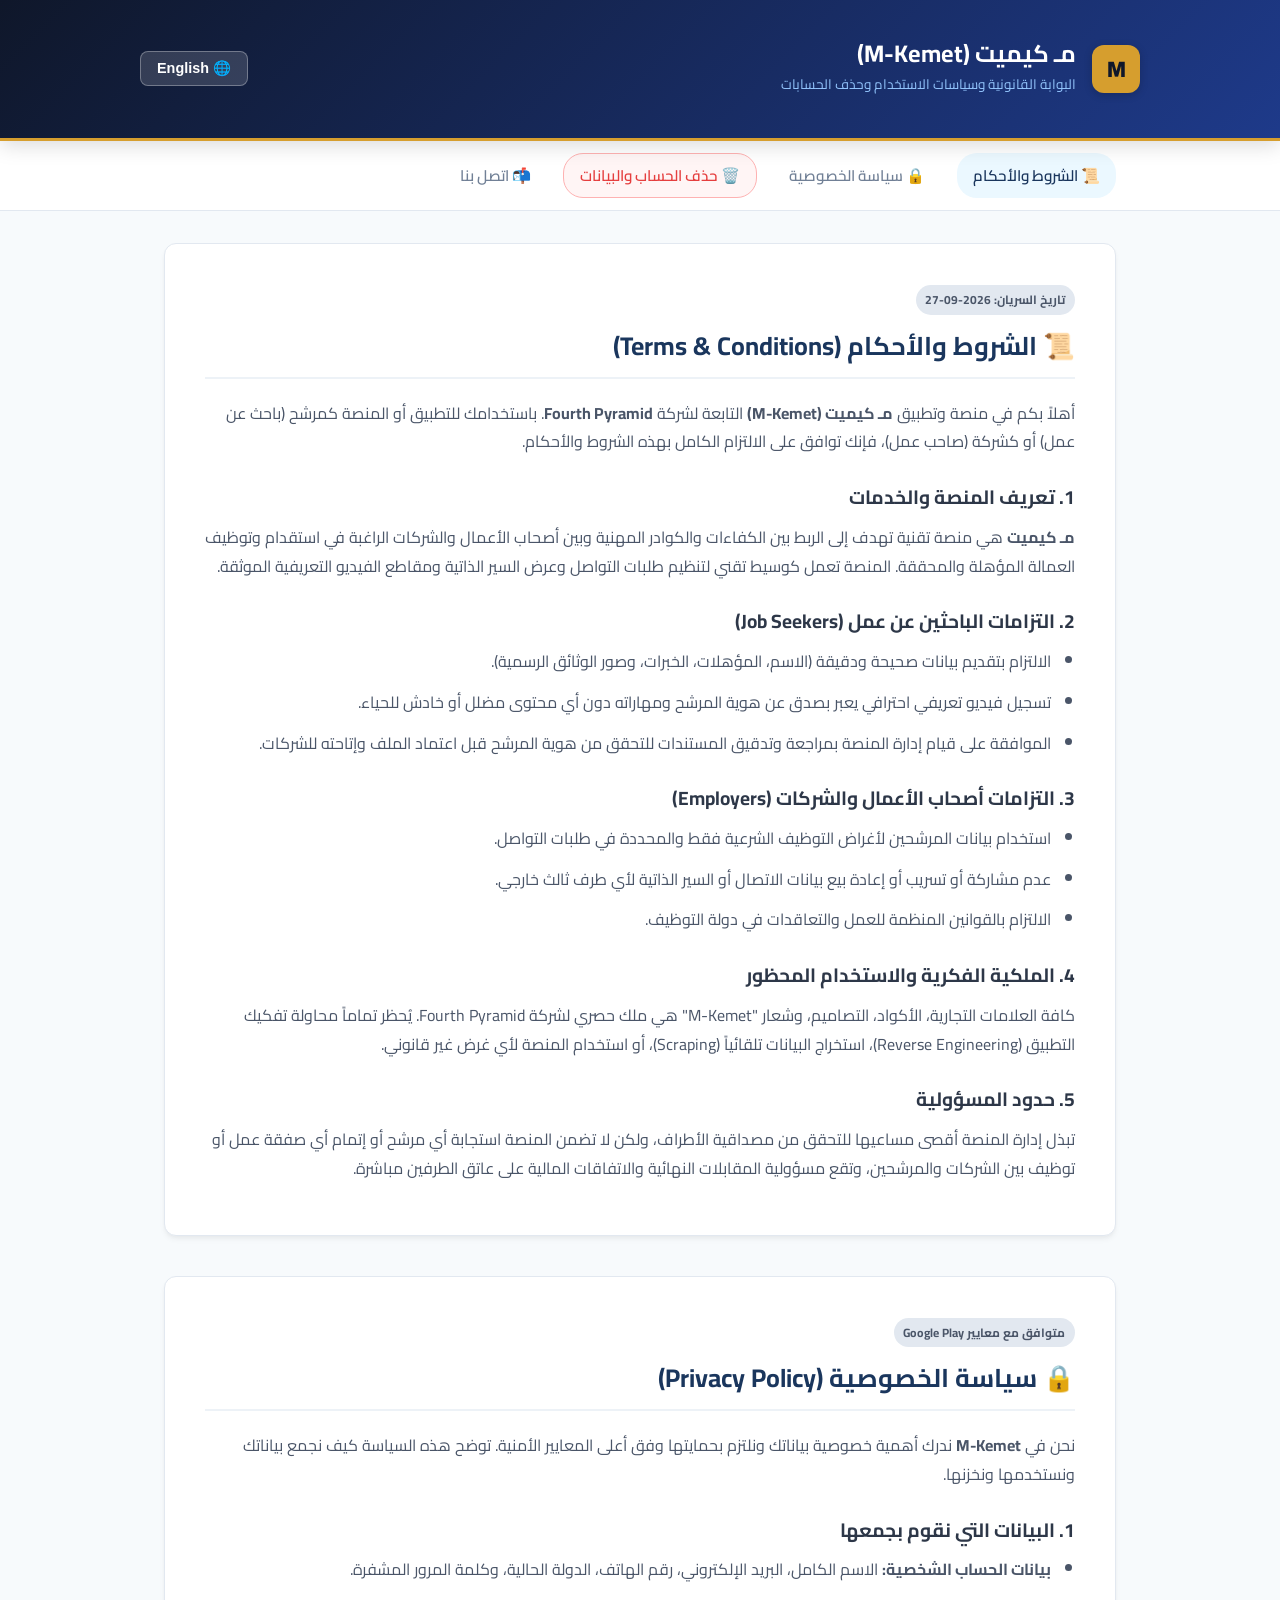
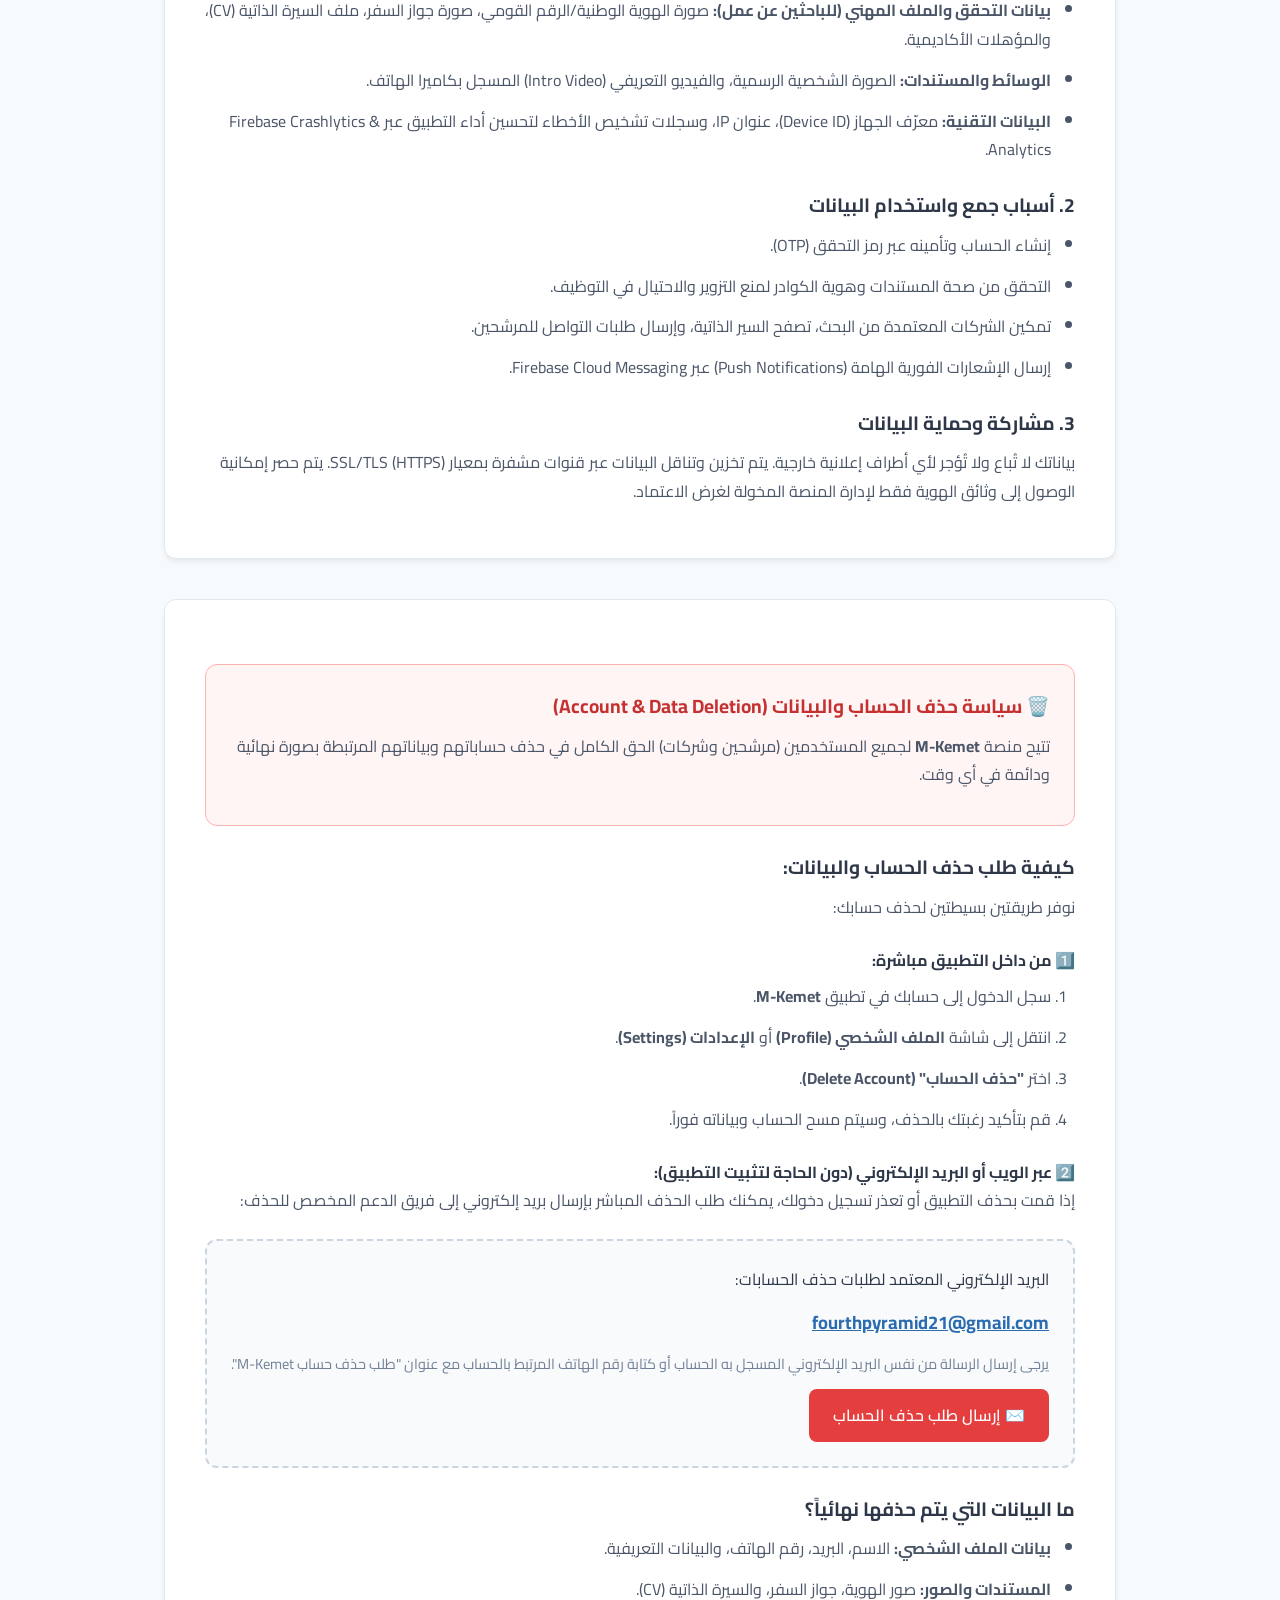
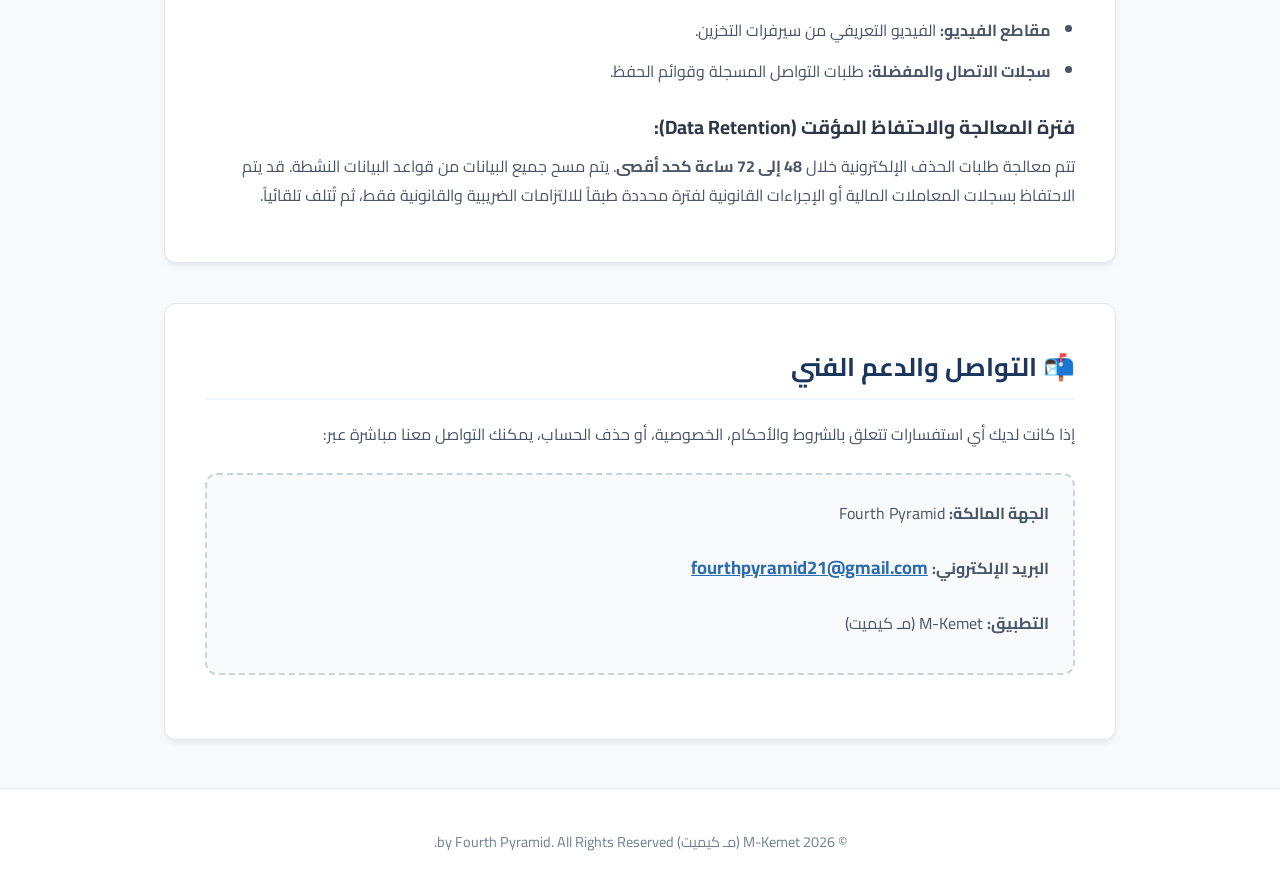
<file: docs/index.html>
<!DOCTYPE html>
<html lang="ar" dir="rtl">
<head>
  <meta charset="UTF-8" />
  <meta name="viewport" content="width=device-width, initial-scale=1.0" />
  <title>M-Kemet | Terms of Service, Privacy Policy & Account Deletion</title>
  <meta name="description" content="Legal terms, privacy policy, and account & data deletion policy for M-Kemet (مـ كيميت)." />
  <link rel="preconnect" href="https://fonts.googleapis.com">
  <link rel="preconnect" href="https://fonts.gstatic.com" crossorigin>
  <link href="https://fonts.googleapis.com/css2?family=Cairo:wght@400;600;700;800&family=Inter:wght@400;500;600;700&display=swap" rel="stylesheet">
  
  <style>
    :root {
      --primary: #1A365D;
      --primary-light: #2B6CB0;
      --accent: #D69E2E;
      --accent-hover: #B7791F;
      --bg: #F7FAFC;
      --surface: #FFFFFF;
      --surface-border: #E2E8F0;
      --text: #2D3748;
      --text-muted: #718096;
      --danger: #E53E3E;
      --danger-bg: #FFF5F5;
      --danger-border: #FEB2B2;
      --radius: 12px;
      --shadow: 0 4px 6px -1px rgba(0, 0, 0, 0.05), 0 2px 4px -1px rgba(0, 0, 0, 0.03);
      --font-ar: 'Cairo', sans-serif;
      --font-en: 'Inter', sans-serif;
    }

    * {
      box-sizing: border-box;
      margin: 0;
      padding: 0;
    }

    body {
      background-color: var(--bg);
      color: var(--text);
      font-family: var(--font-ar);
      line-height: 1.8;
      -webkit-font-smoothing: antialiased;
    }

    html[dir="ltr"] body {
      font-family: var(--font-en);
    }

    /* Header & Navigation */
    header {
      background: linear-gradient(135deg, #0F172A 0%, #1E3A8A 100%);
      color: white;
      padding: 2.5rem 1.5rem;
      border-bottom: 3px solid var(--accent);
      position: sticky;
      top: 0;
      z-index: 100;
      box-shadow: 0 4px 20px rgba(0,0,0,0.15);
    }

    .header-container {
      max-width: 1000px;
      margin: 0 auto;
      display: flex;
      justify-content: space-between;
      align-items: center;
      flex-wrap: wrap;
      gap: 1rem;
    }

    .brand {
      display: flex;
      align-items: center;
      gap: 1rem;
    }

    .brand-icon {
      width: 48px;
      height: 48px;
      background: var(--accent);
      border-radius: 12px;
      display: flex;
      align-items: center;
      justify-content: center;
      font-weight: 800;
      font-size: 1.4rem;
      color: #0F172A;
      box-shadow: 0 2px 8px rgba(0,0,0,0.2);
    }

    .brand-title h1 {
      font-size: 1.5rem;
      font-weight: 700;
      margin: 0;
      line-height: 1.2;
    }

    .brand-title span {
      font-size: 0.85rem;
      color: #93C5FD;
    }

    .controls {
      display: flex;
      gap: 0.75rem;
      align-items: center;
    }

    .btn-lang {
      background: rgba(255, 255, 255, 0.15);
      border: 1px solid rgba(255, 255, 255, 0.3);
      color: white;
      padding: 0.5rem 1rem;
      border-radius: 8px;
      font-weight: 600;
      cursor: pointer;
      display: flex;
      align-items: center;
      gap: 0.4rem;
      transition: all 0.2s ease;
      font-size: 0.9rem;
    }

    .btn-lang:hover {
      background: var(--accent);
      color: #0F172A;
      border-color: var(--accent);
    }

    /* Quick Links Tabs */
    .tabs-bar {
      background: white;
      border-bottom: 1px solid var(--surface-border);
      position: sticky;
      top: 105px;
      z-index: 90;
    }

    .tabs-container {
      max-width: 1000px;
      margin: 0 auto;
      display: flex;
      gap: 1rem;
      padding: 0.75rem 1.5rem;
      overflow-x: auto;
      white-space: nowrap;
    }

    .tab-link {
      padding: 0.5rem 1rem;
      border-radius: 20px;
      text-decoration: none;
      color: var(--text-muted);
      font-weight: 600;
      font-size: 0.95rem;
      transition: all 0.2s;
      display: flex;
      align-items: center;
      gap: 0.4rem;
    }

    .tab-link:hover, .tab-link.active {
      color: var(--primary);
      background: #EBF8FF;
    }

    .tab-link.deletion-tab {
      color: var(--danger);
      background: var(--danger-bg);
      border: 1px solid var(--danger-border);
    }

    .tab-link.deletion-tab:hover {
      background: #FED7D7;
    }

    /* Main Container */
    main {
      max-width: 1000px;
      margin: 2rem auto;
      padding: 0 1.5rem;
    }

    .section-card {
      background: var(--surface);
      border-radius: var(--radius);
      border: 1px solid var(--surface-border);
      padding: 2.5rem;
      margin-bottom: 2.5rem;
      box-shadow: var(--shadow);
    }

    .section-card h2 {
      color: var(--primary);
      font-size: 1.6rem;
      margin-bottom: 1.25rem;
      padding-bottom: 0.5rem;
      border-bottom: 2px solid #EDF2F7;
      display: flex;
      align-items: center;
      gap: 0.6rem;
    }

    .section-card h3 {
      color: #2D3748;
      font-size: 1.2rem;
      margin: 1.5rem 0 0.5rem 0;
    }

    .section-card p, .section-card li {
      color: #4A5568;
      margin-bottom: 0.75rem;
      font-size: 1rem;
    }

    .section-card ul {
      padding-inline-start: 1.5rem;
      margin-bottom: 1rem;
    }

    /* Callout & Alert Box */
    .alert-box {
      border-radius: var(--radius);
      padding: 1.5rem;
      margin: 1.5rem 0;
    }

    .alert-danger {
      background: var(--danger-bg);
      border: 1px solid var(--danger-border);
      color: #9B2C2C;
    }

    .alert-danger h3 {
      color: #C53030;
      margin-top: 0;
      display: flex;
      align-items: center;
      gap: 0.5rem;
    }

    .badge-pill {
      display: inline-block;
      padding: 0.25rem 0.6rem;
      border-radius: 999px;
      font-size: 0.75rem;
      font-weight: 700;
      background: #E2E8F0;
      color: #4A5568;
      margin-bottom: 0.5rem;
    }

    .contact-card {
      background: #F8FAFC;
      border: 2px dashed #CBD5E0;
      border-radius: 12px;
      padding: 1.5rem;
      margin: 1.5rem 0;
      display: flex;
      flex-direction: column;
      gap: 0.75rem;
    }

    .contact-email {
      font-size: 1.15rem;
      font-weight: 700;
      color: var(--primary-light);
      word-break: break-all;
    }

    .btn-action {
      display: inline-flex;
      align-items: center;
      justify-content: center;
      gap: 0.5rem;
      background: var(--primary);
      color: white;
      padding: 0.75rem 1.5rem;
      border-radius: 8px;
      text-decoration: none;
      font-weight: 600;
      transition: background 0.2s;
      width: fit-content;
    }

    .btn-action:hover {
      background: var(--primary-light);
    }

    .btn-danger {
      background: var(--danger);
    }

    .btn-danger:hover {
      background: #C53030;
    }

    footer {
      text-align: center;
      padding: 2.5rem 1.5rem;
      color: var(--text-muted);
      font-size: 0.9rem;
      border-top: 1px solid var(--surface-border);
      background: white;
      margin-top: 3rem;
    }

    /* Print styles */
    @media print {
      header, .tabs-bar, .btn-lang {
        display: none;
      }
      .section-card {
        box-shadow: none;
        border: 1px solid #CCC;
      }
    }

    @media (max-width: 640px) {
      .section-card {
        padding: 1.5rem;
      }
      .tabs-container {
        padding: 0.5rem 1rem;
      }
    }
  </style>
</head>
<body>

  <!-- Header -->
  <header>
    <div class="header-container">
      <div class="brand">
        <div class="brand-icon">M</div>
        <div class="brand-title">
          <h1 id="app-title">مـ كيميت (M-Kemet)</h1>
          <span id="app-subtitle">البوابة القانونية وسياسات الاستخدام وحذف الحسابات</span>
        </div>
      </div>
      <div class="controls">
        <button class="btn-lang" id="langToggleBtn" onclick="toggleLanguage()">
          🌐 English
        </button>
      </div>
    </div>
  </header>

  <!-- Quick Navigation Tabs -->
  <div class="tabs-bar">
    <div class="tabs-container">
      <a href="#terms" class="tab-link active" id="tab-terms">📜 الشروط والأحكام</a>
      <a href="#privacy" class="tab-link" id="tab-privacy">🔒 سياسة الخصوصية</a>
      <a href="#deletion" class="tab-link deletion-tab" id="tab-deletion">🗑️ حذف الحساب والبيانات</a>
      <a href="#contact" class="tab-link" id="tab-contact">📬 اتصل بنا</a>
    </div>
  </div>

  <main>
    
    <!-- ARABIC CONTENT -->
    <div id="content-ar">
      
      <!-- Terms and Conditions -->
      <section id="terms" class="section-card">
        <span class="badge-pill">تاريخ السريان: 2026-09-27</span>
        <h2>📜 الشروط والأحكام (Terms & Conditions)</h2>
        <p>
          أهلاً بكم في منصة وتطبيق <strong>مـ كيميت (M-Kemet)</strong> التابعة لشركة <strong>Fourth Pyramid</strong>. باستخدامك للتطبيق أو المنصة كمرشح (باحث عن عمل) أو كشركة (صاحب عمل)، فإنك توافق على الالتزام الكامل بهذه الشروط والأحكام.
        </p>

        <h3>1. تعريف المنصة والخدمات</h3>
        <p>
          <strong>مـ كيميت</strong> هي منصة تقنية تهدف إلى الربط بين الكفاءات والكوادر المهنية وبين أصحاب الأعمال والشركات الراغبة في استقدام وتوظيف العمالة المؤهلة والمحققة. المنصة تعمل كوسيط تقني لتنظيم طلبات التواصل وعرض السير الذاتية ومقاطع الفيديو التعريفية الموثقة.
        </p>

        <h3>2. التزامات الباحثين عن عمل (Job Seekers)</h3>
        <ul>
          <li>الالتزام بتقديم بيانات صحيحة ودقيقة (الاسم، المؤهلات، الخبرات، وصور الوثائق الرسمية).</li>
          <li>تسجيل فيديو تعريفي احترافي يعبر بصدق عن هوية المرشح ومهاراته دون أي محتوى مضلل أو خادش للحياء.</li>
          <li>الموافقة على قيام إدارة المنصة بمراجعة وتدقيق المستندات للتحقق من هوية المرشح قبل اعتماد الملف وإتاحته للشركات.</li>
        </ul>

        <h3>3. التزامات أصحاب الأعمال والشركات (Employers)</h3>
        <ul>
          <li>استخدام بيانات المرشحين لأغراض التوظيف الشرعية فقط والمحددة في طلبات التواصل.</li>
          <li>عدم مشاركة أو تسريب أو إعادة بيع بيانات الاتصال أو السير الذاتية لأي طرف ثالث خارجي.</li>
          <li>الالتزام بالقوانين المنظمة للعمل والتعاقدات في دولة التوظيف.</li>
        </ul>

        <h3>4. الملكية الفكرية والاستخدام المحظور</h3>
        <p>
          كافة العلامات التجارية، الأكواد، التصاميم، وشعار "M-Kemet" هي ملك حصري لشركة Fourth Pyramid. يُحظر تماماً محاولة تفكيك التطبيق (Reverse Engineering)، استخراج البيانات تلقائياً (Scraping)، أو استخدام المنصة لأي غرض غير قانوني.
        </p>

        <h3>5. حدود المسؤولية</h3>
        <p>
          تبذل إدارة المنصة أقصى مساعيها للتحقق من مصداقية الأطراف، ولكن لا تضمن المنصة استجابة أي مرشح أو إتمام أي صفقة عمل أو توظيف بين الشركات والمرشحين، وتقع مسؤولية المقابلات النهائية والاتفاقات المالية على عاتق الطرفين مباشرة.
        </p>
      </section>

      <!-- Privacy Policy -->
      <section id="privacy" class="section-card">
        <span class="badge-pill">متوافق مع معايير Google Play</span>
        <h2>🔒 سياسة الخصوصية (Privacy Policy)</h2>
        <p>
          نحن في <strong>M-Kemet</strong> ندرك أهمية خصوصية بياناتك ونلتزم بحمايتها وفق أعلى المعايير الأمنية. توضح هذه السياسة كيف نجمع بياناتك ونستخدمها ونخزنها.
        </p>

        <h3>1. البيانات التي نقوم بجمعها</h3>
        <ul>
          <li><strong>بيانات الحساب الشخصية:</strong> الاسم الكامل، البريد الإلكتروني، رقم الهاتف، الدولة الحالية، وكلمة المرور المشفرة.</li>
          <li><strong>بيانات التحقق والملف المهني (للباحثين عن عمل):</strong> صورة الهوية الوطنية/الرقم القومي، صورة جواز السفر، ملف السيرة الذاتية (CV)، والمؤهلات الأكاديمية.</li>
          <li><strong>الوسائط والمستندات:</strong> الصورة الشخصية الرسمية، والفيديو التعريفي (Intro Video) المسجل بكاميرا الهاتف.</li>
          <li><strong>البيانات التقنية:</strong> معرّف الجهاز (Device ID)، عنوان IP، وسجلات تشخيص الأخطاء لتحسين أداء التطبيق عبر Firebase Crashlytics & Analytics.</li>
        </ul>

        <h3>2. أسباب جمع واستخدام البيانات</h3>
        <ul>
          <li>إنشاء الحساب وتأمينه عبر رمز التحقق (OTP).</li>
          <li>التحقق من صحة المستندات وهوية الكوادر لمنع التزوير والاحتيال في التوظيف.</li>
          <li>تمكين الشركات المعتمدة من البحث، تصفح السير الذاتية، وإرسال طلبات التواصل للمرشحين.</li>
          <li>إرسال الإشعارات الفورية الهامة (Push Notifications) عبر Firebase Cloud Messaging.</li>
        </ul>

        <h3>3. مشاركة وحماية البيانات</h3>
        <p>
          بياناتك لا تُباع ولا تُؤجر لأي أطراف إعلانية خارجية. يتم تخزين وتناقل البيانات عبر قنوات مشفرة بمعيار SSL/TLS (HTTPS). يتم حصر إمكانية الوصول إلى وثائق الهوية فقط لإدارة المنصة المخولة لغرض الاعتماد.
        </p>
      </section>

      <!-- Account Deletion Policy (Play Store Mandatory) -->
      <section id="deletion" class="section-card">
        <div class="alert-box alert-danger">
          <h3>🗑️ سياسة حذف الحساب والبيانات (Account & Data Deletion)</h3>
          <p>
            تتيح منصة <strong>M-Kemet</strong> لجميع المستخدمين (مرشحين وشركات) الحق الكامل في حذف حساباتهم وبياناتهم المرتبطة بصورة نهائية ودائمة في أي وقت.
          </p>
        </div>

        <h3>كيفية طلب حذف الحساب والبيانات:</h3>
        <p>نوفر طريقتين بسيطتين لحذف حسابك:</p>

        <div style="margin: 1.5rem 0;">
          <h4>1️⃣ من داخل التطبيق مباشرة:</h4>
          <ol style="padding-inline-start: 1.5rem; margin-top: 0.5rem;">
            <li>سجل الدخول إلى حسابك في تطبيق <strong>M-Kemet</strong>.</li>
            <li>انتقل إلى شاشة <strong>الملف الشخصي (Profile)</strong> أو <strong>الإعدادات (Settings)</strong>.</li>
            <li>اختر <strong>"حذف الحساب" (Delete Account)</strong>.</li>
            <li>قم بتأكيد رغبتك بالحذف، وسيتم مسح الحساب وبياناته فوراً.</li>
          </ol>
        </div>

        <div style="margin: 1.5rem 0;">
          <h4>2️⃣ عبر الويب أو البريد الإلكتروني (دون الحاجة لتثبيت التطبيق):</h4>
          <p>
            إذا قمت بحذف التطبيق أو تعذر تسجيل دخولك، يمكنك طلب الحذف المباشر بإرسال بريد إلكتروني إلى فريق الدعم المخصص للحذف:
          </p>
          <div class="contact-card">
            <span>البريد الإلكتروني المعتمد لطلبات حذف الحسابات:</span>
            <a href="mailto:fourthpyramid21@gmail.com?subject=M-Kemet%20Account%20Deletion%20Request" class="contact-email">
              fourthpyramid21@gmail.com
            </a>
            <p style="font-size: 0.9rem; color: var(--text-muted); margin: 0;">
              يرجى إرسال الرسالة من نفس البريد الإلكتروني المسجل به الحساب أو كتابة رقم الهاتف المرتبط بالحساب مع عنوان "طلب حذف حساب M-Kemet".
            </p>
            <a href="mailto:fourthpyramid21@gmail.com?subject=M-Kemet%20Account%20Deletion%20Request" class="btn-action btn-danger">
              ✉️ إرسال طلب حذف الحساب
            </a>
          </div>
        </div>

        <h3>ما البيانات التي يتم حذفها نهائياً؟</h3>
        <ul>
          <li><strong>بيانات الملف الشخصي:</strong> الاسم، البريد، رقم الهاتف، والبيانات التعريفية.</li>
          <li><strong>المستندات والصور:</strong> صور الهوية، جواز السفر، والسيرة الذاتية (CV).</li>
          <li><strong>مقاطع الفيديو:</strong> الفيديو التعريفي من سيرفرات التخزين.</li>
          <li><strong>سجلات الاتصال والمفضلة:</strong> طلبات التواصل المسجلة وقوائم الحفظ.</li>
        </ul>

        <h3>فترة المعالجة والاحتفاظ المؤقت (Data Retention):</h3>
        <p>
          تتم معالجة طلبات الحذف الإلكترونية خلال <strong>48 إلى 72 ساعة كحد أقصى</strong>. يتم مسح جميع البيانات من قواعد البيانات النشطة. قد يتم الاحتفاظ بسجلات المعاملات المالية أو الإجراءات القانونية لفترة محددة طبقاً للالتزامات الضريبية والقانونية فقط، ثم تُتلف تلقائياً.
        </p>
      </section>

      <!-- Contact Info -->
      <section id="contact" class="section-card">
        <h2>📬 التواصل والدعم الفني</h2>
        <p>إذا كانت لديك أي استفسارات تتعلق بالشروط والأحكام، الخصوصية، أو حذف الحساب، يمكنك التواصل معنا مباشرة عبر:</p>
        <div class="contact-card">
          <p><strong>الجهة المالكة:</strong> Fourth Pyramid</p>
          <p><strong>البريد الإلكتروني:</strong> <a href="mailto:fourthpyramid21@gmail.com" class="contact-email">fourthpyramid21@gmail.com</a></p>
          <p><strong>التطبيق:</strong> M-Kemet (مـ كيميت)</p>
        </div>
      </section>

    </div>

    <!-- ENGLISH CONTENT -->
    <div id="content-en" style="display: none;">
      
      <!-- Terms and Conditions -->
      <section id="terms-en" class="section-card">
        <span class="badge-pill">Effective Date: September 27, 2026</span>
        <h2>📜 Terms and Conditions</h2>
        <p>
          Welcome to the <strong>M-Kemet</strong> application and platform, operated by <strong>Fourth Pyramid</strong>. By using our platform as a candidate (job seeker) or employer (company), you explicitly agree to comply with and be bound by the following Terms and Conditions.
        </p>

        <h3>1. Platform Scope and Services</h3>
        <p>
          <strong>M-Kemet</strong> is an innovative talent recruitment platform connecting qualified professionals across Egypt, the Arab world, and the Gulf region with verified employers and companies. The platform acts as a technology intermediary to facilitate verified candidate profiles, video pitches, resume verification, and interview/contact requests.
        </p>

        <h3>2. Job Seeker Obligations</h3>
        <ul>
          <li>Provide accurate, genuine, and verified personal, educational, and professional data.</li>
          <li>Record and maintain a professional one-minute introduction video reflecting skills without inappropriate or misleading material.</li>
          <li>Acknowledge that administrative review of documents (ID/Passport/CV) is mandatory prior to candidate profile approval and employer visibility.</li>
        </ul>

        <h3>3. Employer Obligations</h3>
        <ul>
          <li>Utilize candidate data strictly for legitimate recruitment and interview evaluation purposes.</li>
          <li>Refrain from sharing, publishing, or reselling candidate documents or contact info to unauthorized third parties.</li>
          <li>Adhere to applicable labor laws, contract norms, and recruitment ethics.</li>
        </ul>

        <h3>4. Intellectual Property & Prohibited Activities</h3>
        <p>
          All trademarks, logos, app designs, graphics, and backend code associated with M-Kemet are the exclusive property of Fourth Pyramid. Reverse engineering, unauthorized web scraping, and malicious activities are strictly prohibited.
        </p>

        <h3>5. Limitation of Liability</h3>
        <p>
          While M-Kemet implements verification mechanisms, we do not guarantee job placement, candidate response rates, or employment outcomes. Contracting terms, compensation, and workplace agreements remain solely between the employer and the candidate.
        </p>
      </section>

      <!-- Privacy Policy -->
      <section id="privacy-en" class="section-card">
        <span class="badge-pill">Google Play Compliant</span>
        <h2>🔒 Privacy Policy</h2>
        <p>
          At <strong>M-Kemet</strong>, we are committed to safeguarding your privacy and ensuring your personal information is protected with industry-standard encryption and security protocols.
        </p>

        <h3>1. Information We Collect</h3>
        <ul>
          <li><strong>Account Data:</strong> Full name, email address, phone number, current country, and securely hashed passwords.</li>
          <li><strong>Identity & Verification Records (Candidates):</strong> National ID cards, Passport copies, CV/Resume documents, and career credentials.</li>
          <li><strong>Media Files:</strong> Official profile photo and candidate 1-minute intro video recorded via mobile camera.</li>
          <li><strong>Technical Diagnostics:</strong> Device ID, IP address, system OS, and diagnostic crash logs via Firebase Services.</li>
        </ul>

        <h3>2. Purpose of Data Processing</h3>
        <ul>
          <li>Account creation, authentication, and secure login via One-Time Passwords (OTP).</li>
          <li>Candidate verification by administrative staff to prevent identity fraud and ensure recruitment authenticity.</li>
          <li>Enabling approved employers to filter candidate qualifications and submit formal contact requests.</li>
          <li>Dispatching mission-critical alerts and status updates using Firebase Cloud Messaging (FCM).</li>
        </ul>

        <h3>3. Data Security and Confidentiality</h3>
        <p>
          We do not sell, rent, or monetize your personal data. All data transfers are safeguarded using end-to-end HTTPS/TLS protocols. Access to sensitive verification documents is restricted to authorized platform personnel.
        </p>
      </section>

      <!-- Account Deletion Policy (Play Store Mandatory) -->
      <section id="deletion-en" class="section-card">
        <div class="alert-box alert-danger">
          <h3>🗑️ Account and Data Deletion Policy</h3>
          <p>
            In compliance with Google Play Store User Data policies, <strong>M-Kemet</strong> guarantees all users the unequivocal right to request complete deletion of their account and all associated personal data at any time.
          </p>
        </div>

        <h3>How to Request Account & Data Deletion:</h3>
        <p>Users can delete their account through either of the following methods:</p>

        <div style="margin: 1.5rem 0;">
          <h4>1️⃣ Directly In-App:</h4>
          <ol style="padding-inline-start: 1.5rem; margin-top: 0.5rem;">
            <li>Log in to your account inside the <strong>M-Kemet</strong> app.</li>
            <li>Navigate to the <strong>Profile</strong> or <strong>Settings</strong> screen.</li>
            <li>Select <strong>"Delete Account"</strong>.</li>
            <li>Confirm your action to trigger permanent erasure of your account and files.</li>
          </ol>
        </div>

        <div style="margin: 1.5rem 0;">
          <h4>2️⃣ Via Web or Email (Without Installing the App):</h4>
          <p>
            If you have uninstalled the app or cannot access your account, you can submit a deletion request directly to our dedicated administrative support email:
          </p>
          <div class="contact-card">
            <span>Official Account Deletion Support Email:</span>
            <a href="mailto:fourthpyramid21@gmail.com?subject=M-Kemet%20Account%20Deletion%20Request" class="contact-email">
              fourthpyramid21@gmail.com
            </a>
            <p style="font-size: 0.9rem; color: var(--text-muted); margin: 0;">
              Please send your request from the registered email address or provide your registered phone number with the subject "M-Kemet Account Deletion Request".
            </p>
            <a href="mailto:fourthpyramid21@gmail.com?subject=M-Kemet%20Account%20Deletion%20Request" class="btn-action btn-danger">
              ✉️ Send Deletion Request
            </a>
          </div>
        </div>

        <h3>What Data Is Permanently Deleted?</h3>
        <ul>
          <li><strong>User Profile:</strong> Full name, phone number, email address, and authentication credentials.</li>
          <li><strong>Uploaded Verification Documents:</strong> National ID images, passport documents, and uploaded CV files.</li>
          <li><strong>Media Storage:</strong> Recorded introductory video from cloud storage.</li>
          <li><strong>Application Activity:</strong> Saved bookmarks and logged communication requests.</li>
        </ul>

        <h3>Data Retention & Processing Timeframes:</h3>
        <p>
          Account deletion requests received via email are processed within <strong>48 to 72 business hours</strong>. All active database entries and media files are permanently purged. Certain minimal transaction records may be retained temporarily only where strictly required by law or regulatory compliance before permanent destruction.
        </p>
      </section>

      <!-- Contact Info -->
      <section id="contact-en" class="section-card">
        <h2>📬 Contact & Legal Inquiries</h2>
        <p>For inquiries regarding our Terms of Service, Privacy Policy, or Data Deletion requests, reach out to us at:</p>
        <div class="contact-card">
          <p><strong>Organization:</strong> Fourth Pyramid</p>
          <p><strong>Email Address:</strong> <a href="mailto:fourthpyramid21@gmail.com" class="contact-email">fourthpyramid21@gmail.com</a></p>
          <p><strong>Application:</strong> M-Kemet</p>
        </div>
      </section>

    </div>

  </main>

  <footer>
    <p>&copy; 2026 M-Kemet (مـ كيميت) by Fourth Pyramid. All Rights Reserved.</p>
  </footer>

  <script>
    let currentLang = 'ar';

    function toggleLanguage() {
      if (currentLang === 'ar') {
        setLanguage('en');
      } else {
        setLanguage('ar');
      }
    }

    function setLanguage(lang) {
      currentLang = lang;
      const html = document.documentElement;
      const arContent = document.getElementById('content-ar');
      const enContent = document.getElementById('content-en');
      const btn = document.getElementById('langToggleBtn');
      const appTitle = document.getElementById('app-title');
      const appSubtitle = document.getElementById('app-subtitle');
      
      const tabTerms = document.getElementById('tab-terms');
      const tabPrivacy = document.getElementById('tab-privacy');
      const tabDeletion = document.getElementById('tab-deletion');
      const tabContact = document.getElementById('tab-contact');

      if (lang === 'en') {
        html.setAttribute('lang', 'en');
        html.setAttribute('dir', 'ltr');
        arContent.style.display = 'none';
        enContent.style.display = 'block';
        btn.innerHTML = '🌐 العربية';
        appTitle.innerText = 'M-Kemet';
        appSubtitle.innerText = 'Terms of Service, Privacy Policy & Account Deletion';

        tabTerms.innerHTML = '📜 Terms';
        tabTerms.setAttribute('href', '#terms-en');
        tabPrivacy.innerHTML = '🔒 Privacy';
        tabPrivacy.setAttribute('href', '#privacy-en');
        tabDeletion.innerHTML = '🗑️ Delete Account';
        tabDeletion.setAttribute('href', '#deletion-en');
        tabContact.innerHTML = '📬 Contact';
        tabContact.setAttribute('href', '#contact-en');
      } else {
        html.setAttribute('lang', 'ar');
        html.setAttribute('dir', 'rtl');
        arContent.style.display = 'block';
        enContent.style.display = 'none';
        btn.innerHTML = '🌐 English';
        appTitle.innerText = 'مـ كيميت (M-Kemet)';
        appSubtitle.innerText = 'البوابة القانونية وسياسات الاستخدام وحذف الحسابات';

        tabTerms.innerHTML = '📜 الشروط والأحكام';
        tabTerms.setAttribute('href', '#terms');
        tabPrivacy.innerHTML = '🔒 سياسة الخصوصية';
        tabPrivacy.setAttribute('href', '#privacy');
        tabDeletion.innerHTML = '🗑️ حذف الحساب والبيانات';
        tabDeletion.setAttribute('href', '#deletion');
        tabContact.innerHTML = '📬 اتصل بنا';
        tabContact.setAttribute('href', '#contact');
      }
    }

    // Handle hash on load (e.g. #deletion or #delete-account or #privacy)
    window.addEventListener('DOMContentLoaded', () => {
      const hash = window.location.hash.toLowerCase();
      if (hash.includes('en')) {
        setLanguage('en');
      }
      if (hash.includes('del')) {
        const target = currentLang === 'en' ? document.getElementById('deletion-en') : document.getElementById('deletion');
        if (target) {
          target.scrollIntoView({ behavior: 'smooth' });
        }
      }
    });
  </script>
</body>
</html>
</file>
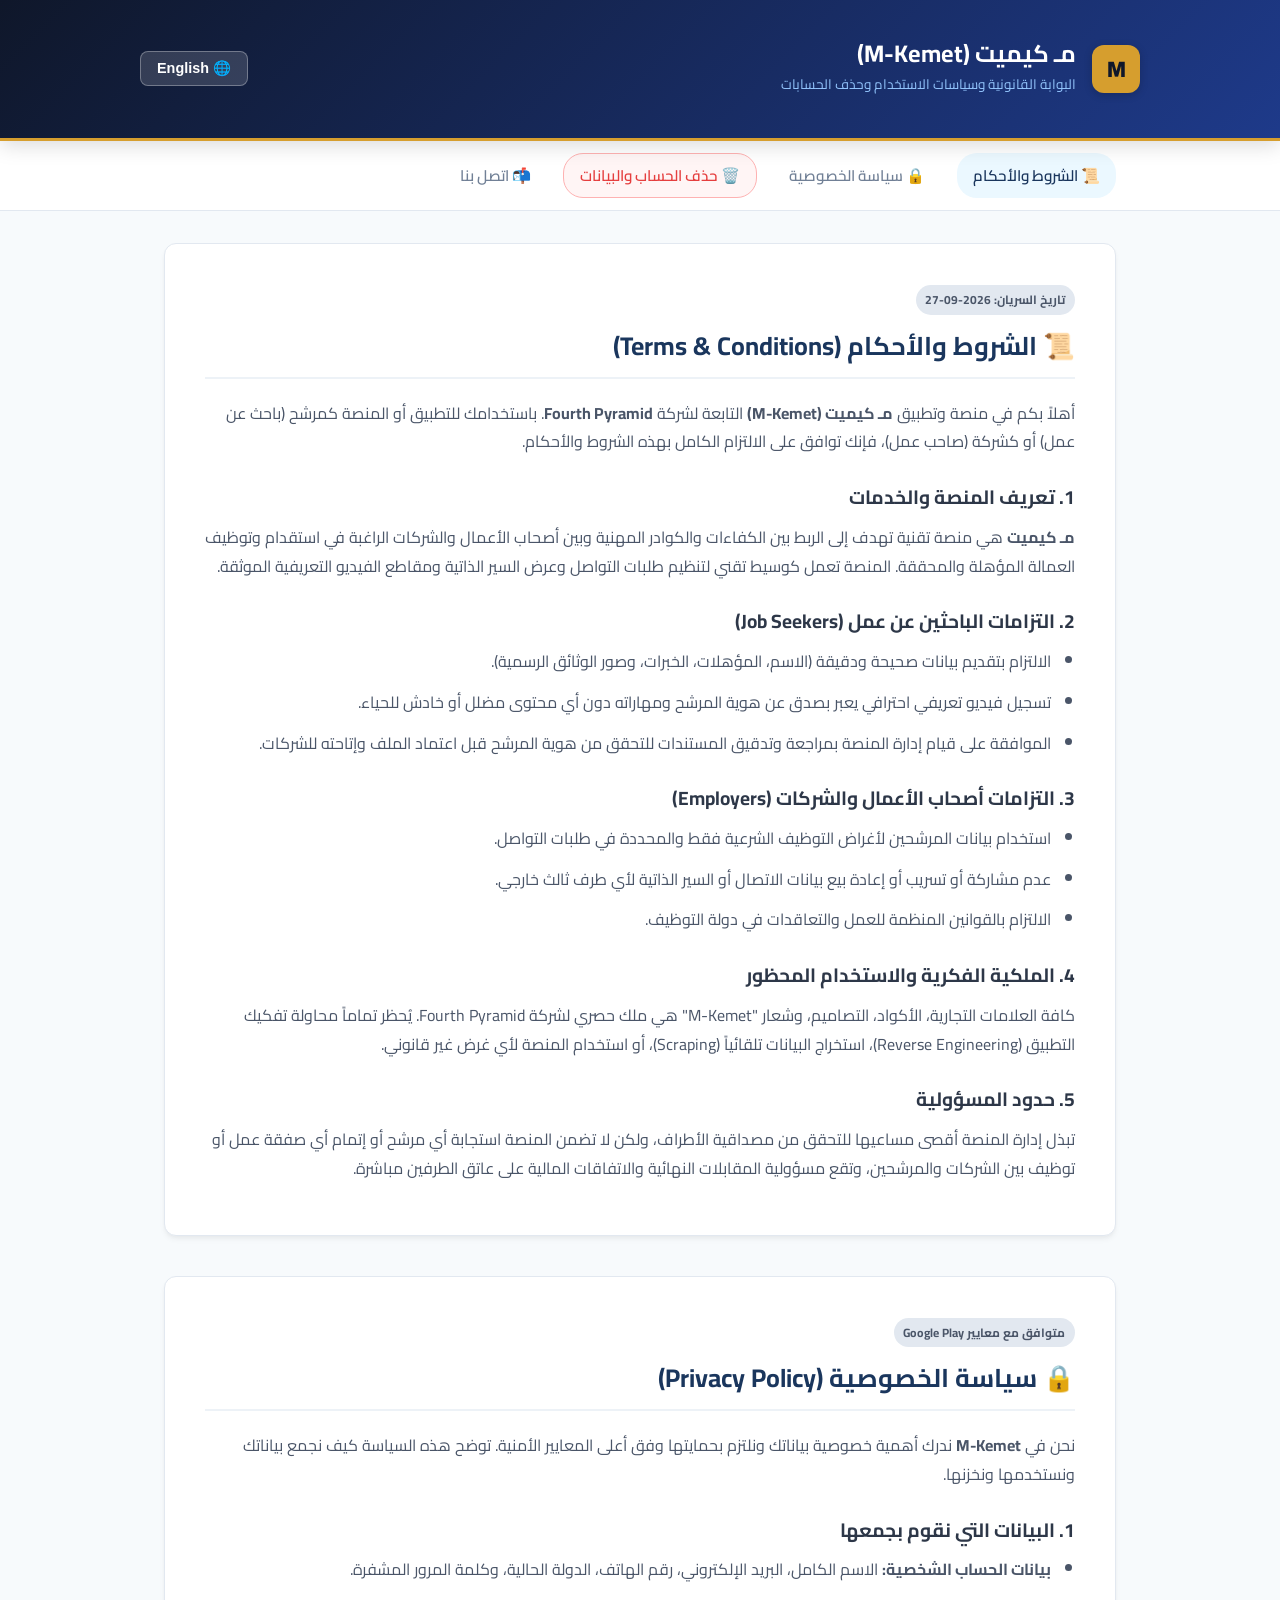
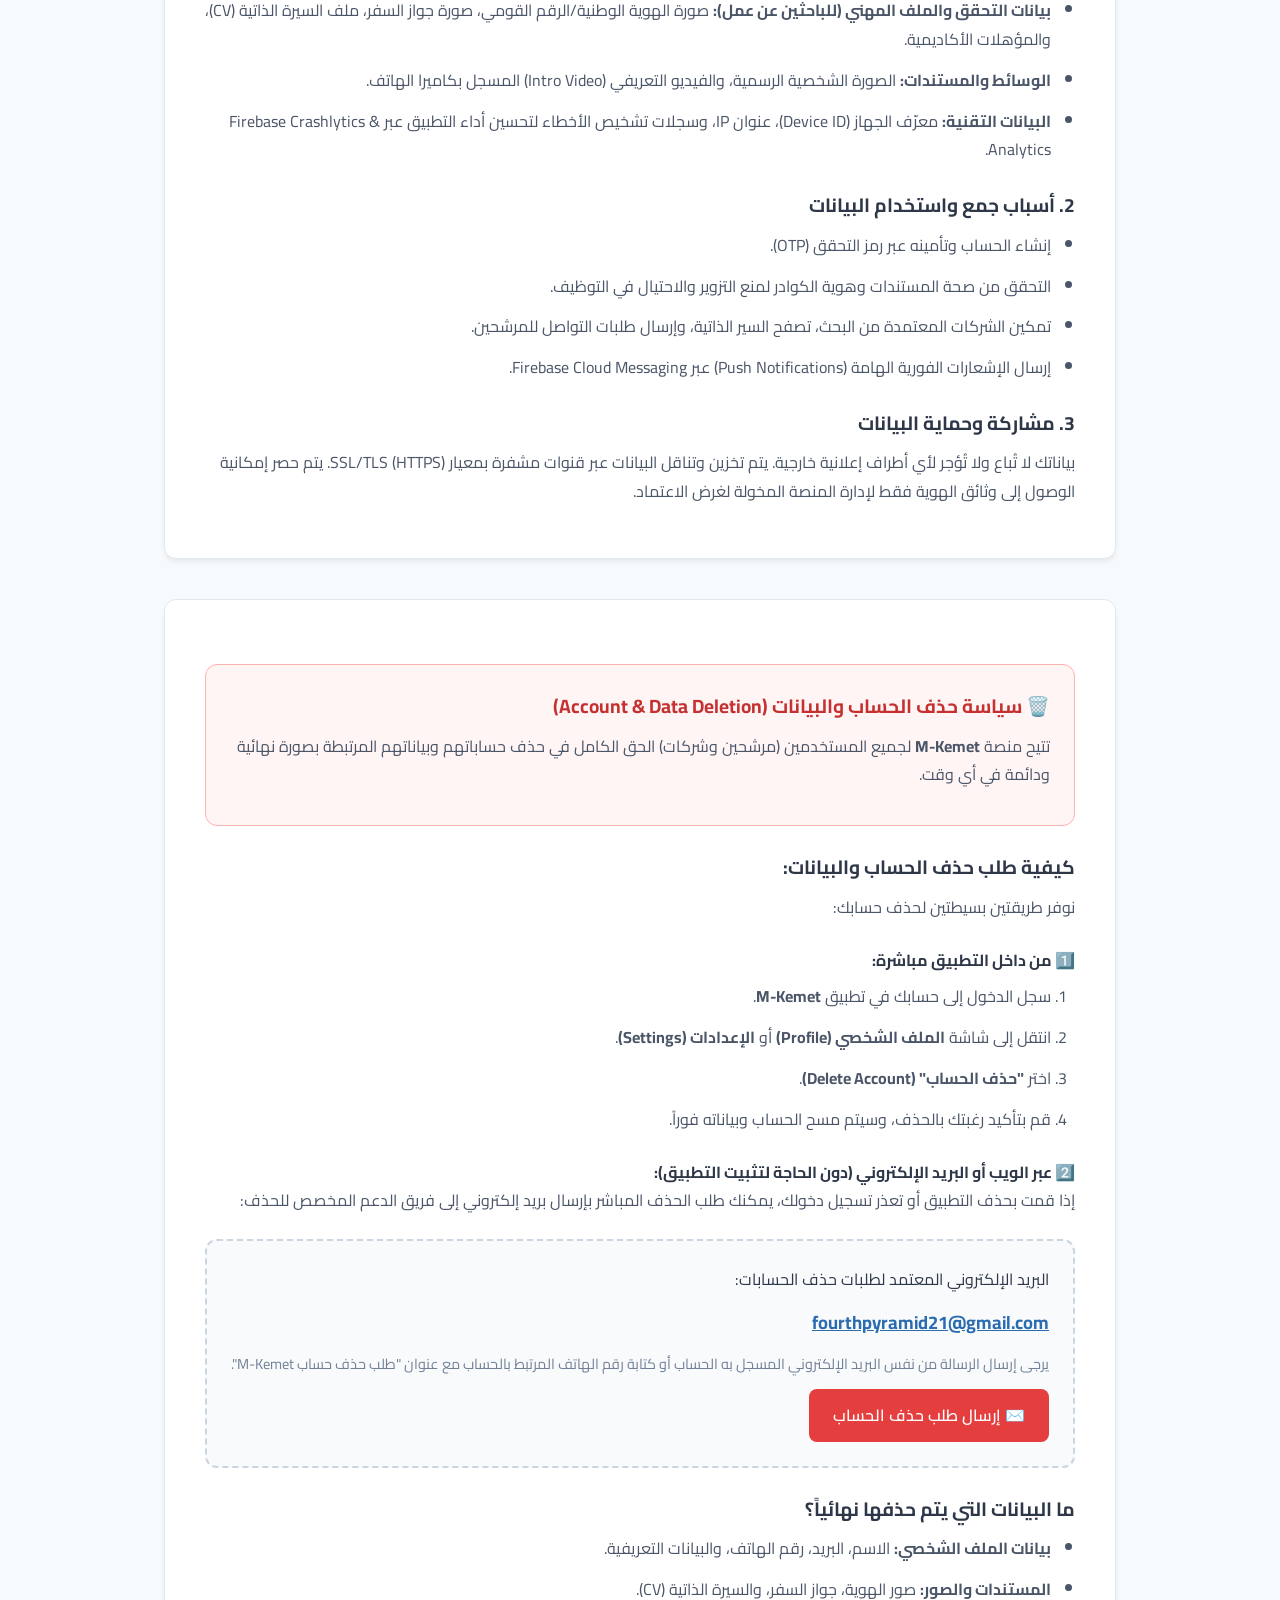
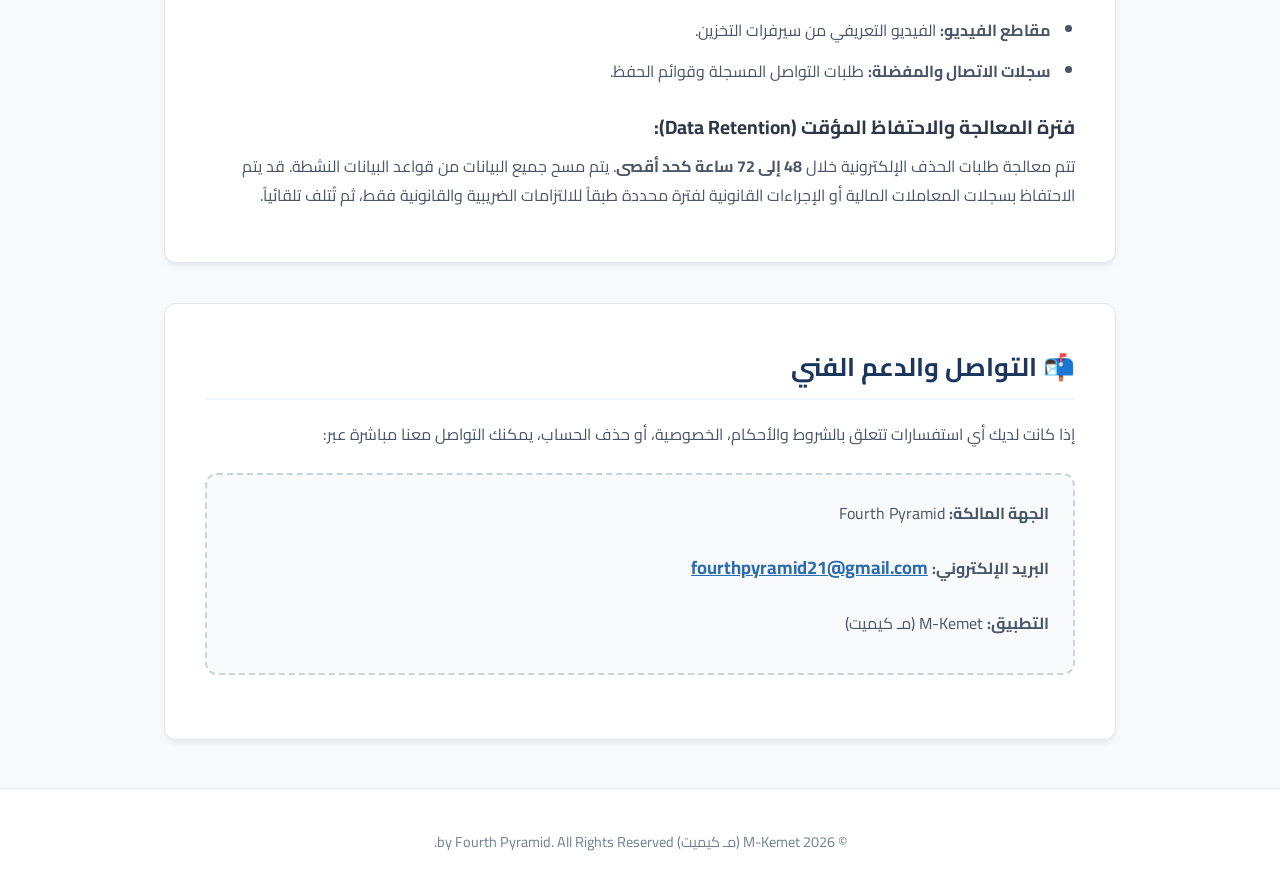
<file: docs/deletion.html>
<!DOCTYPE html>
<html lang="en">
<head>
  <meta charset="UTF-8">
  <meta http-equiv="refresh" content="0; url=index.html#deletion">
  <script type="text/javascript">
    window.location.href = "index.html#deletion";
  </script>
  <title>M-Kemet | Account & Data Deletion</title>
</head>
<body>
  <p>Redirecting to <a href="index.html#deletion">M-Kemet Account Deletion Policy</a>...</p>
</body>
</html>
</file>
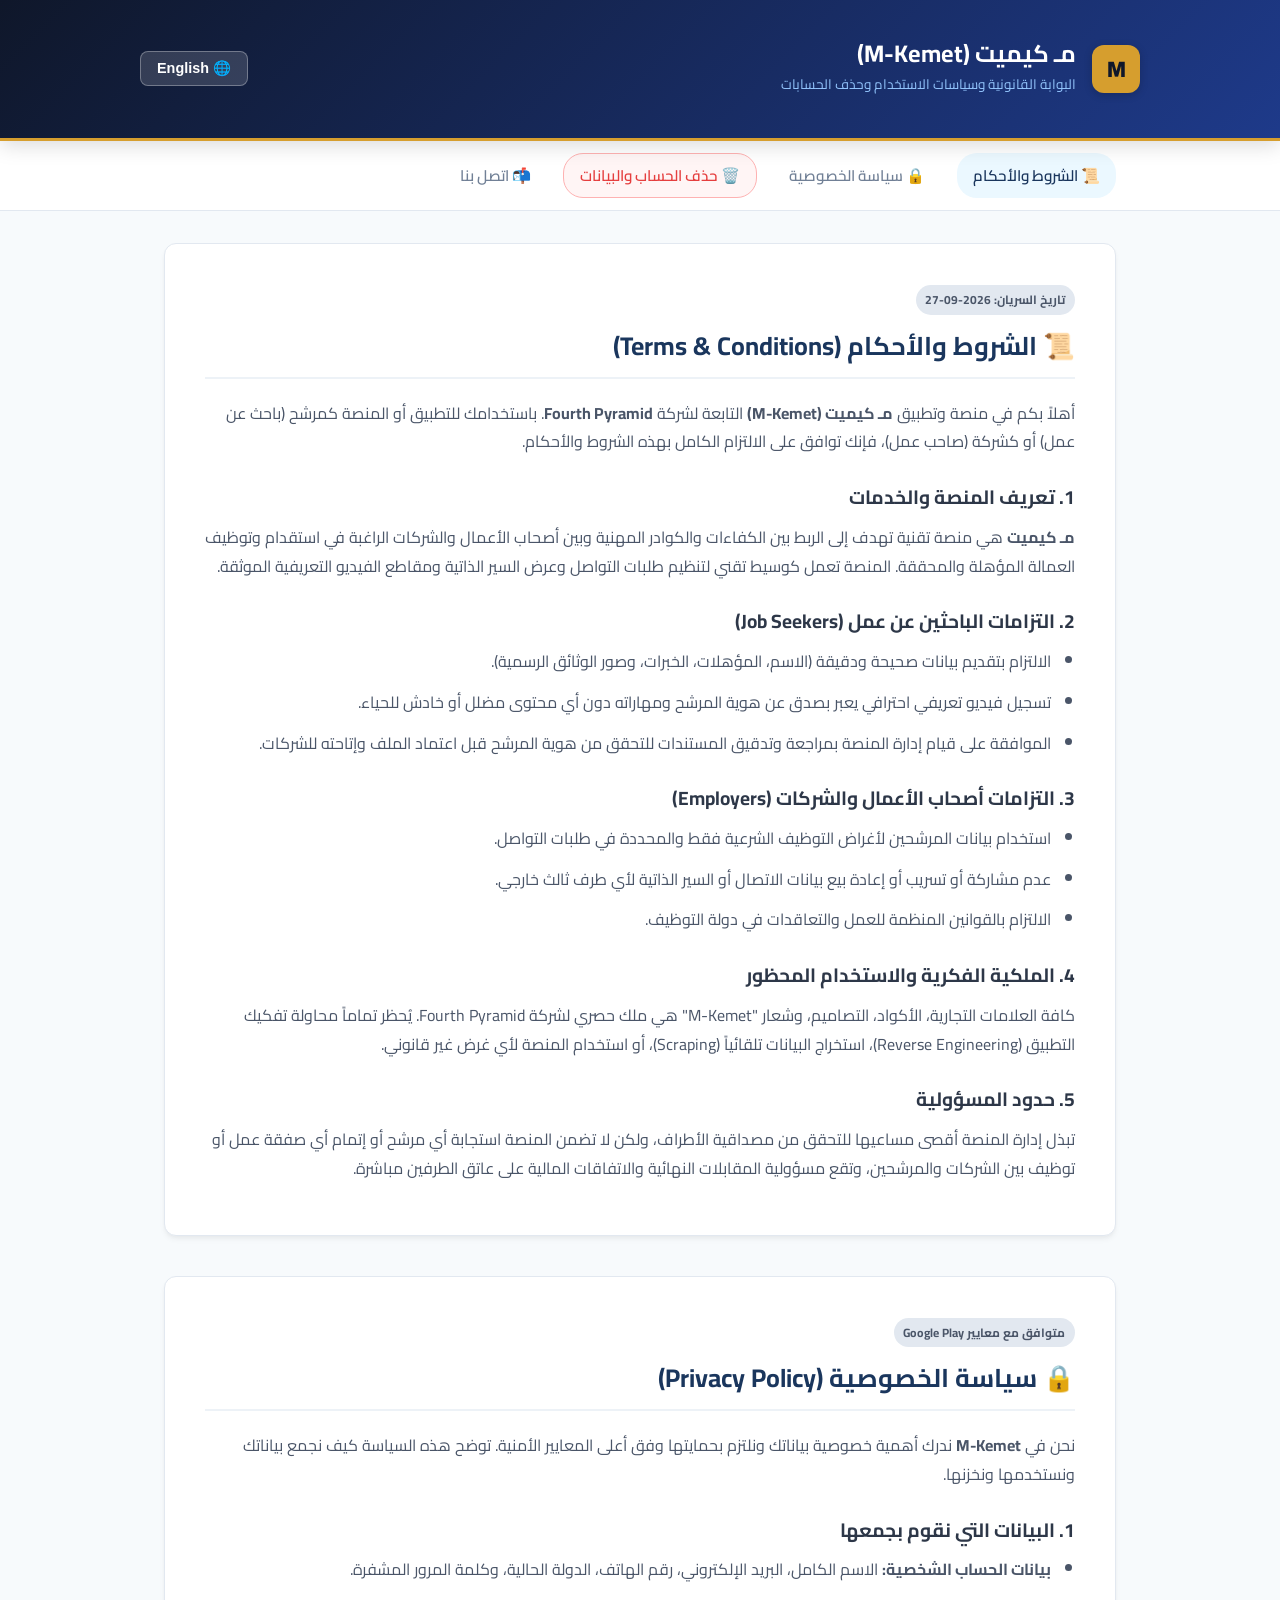
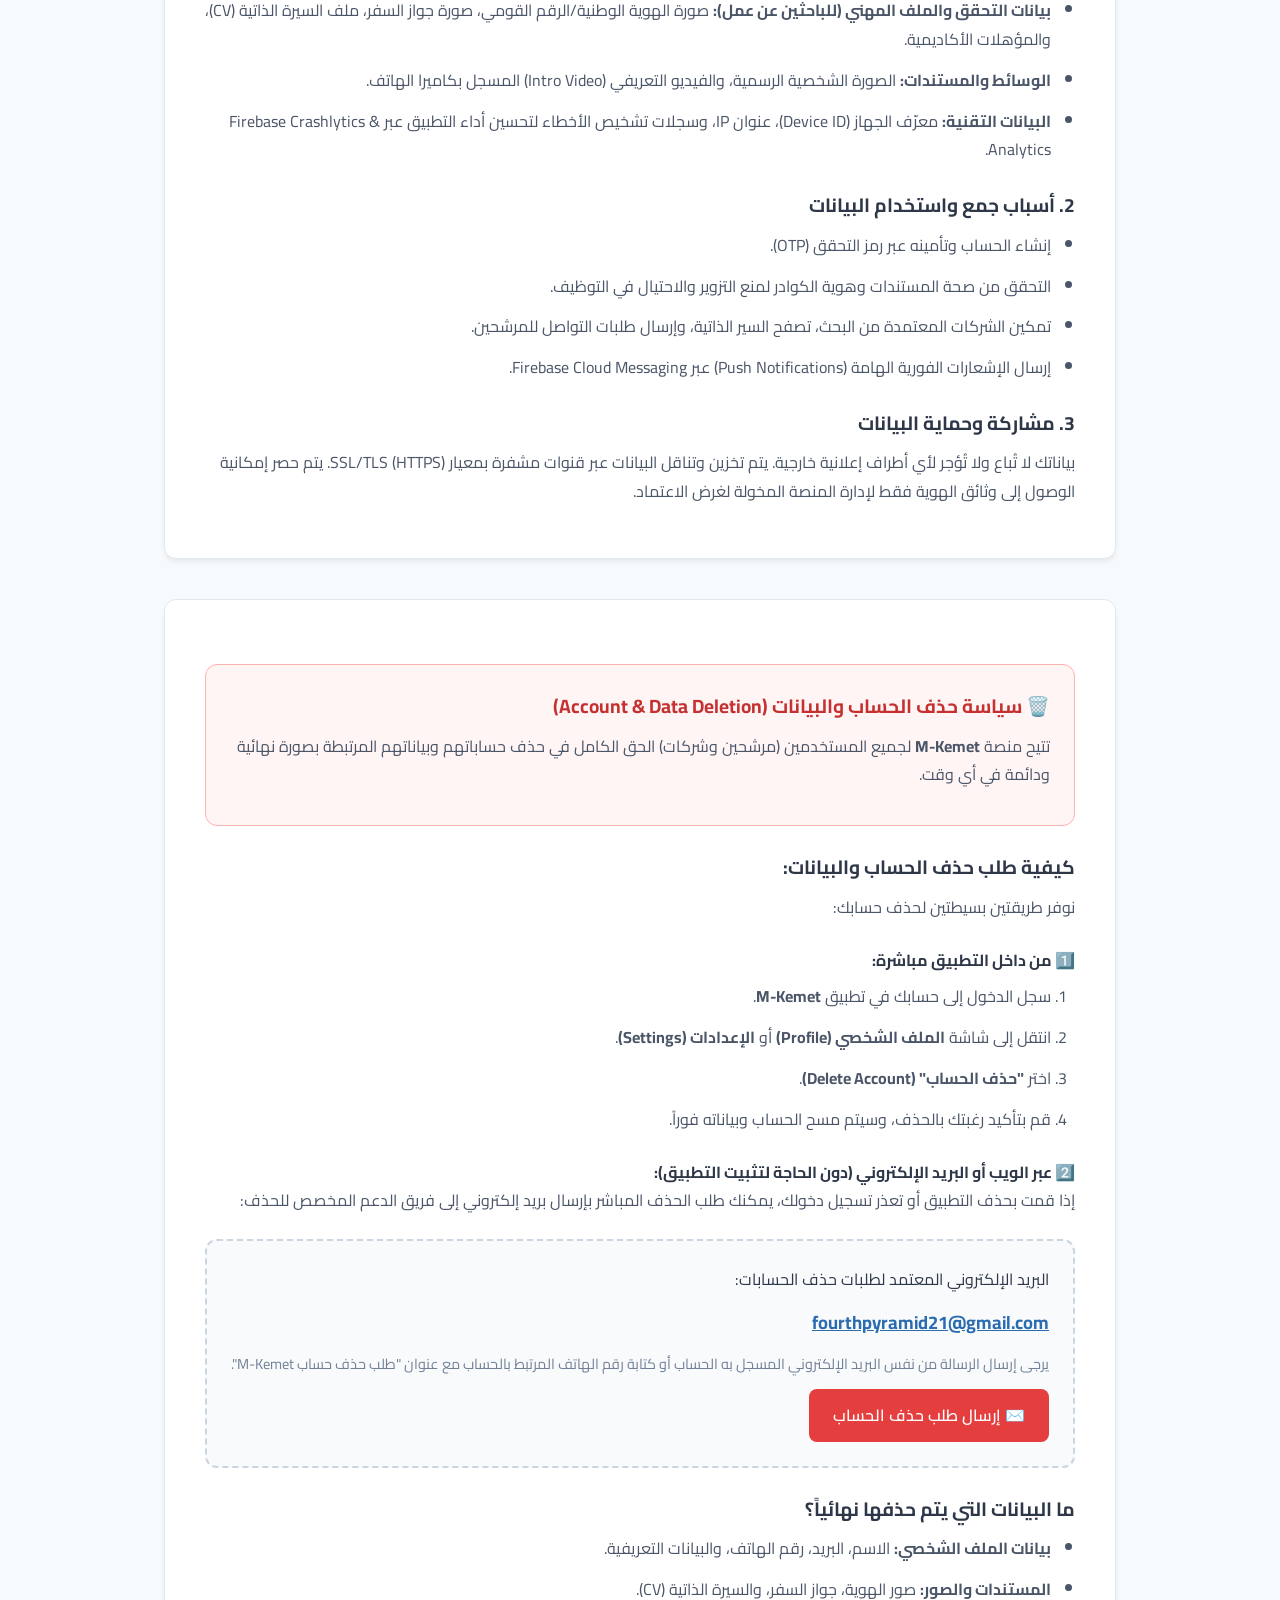
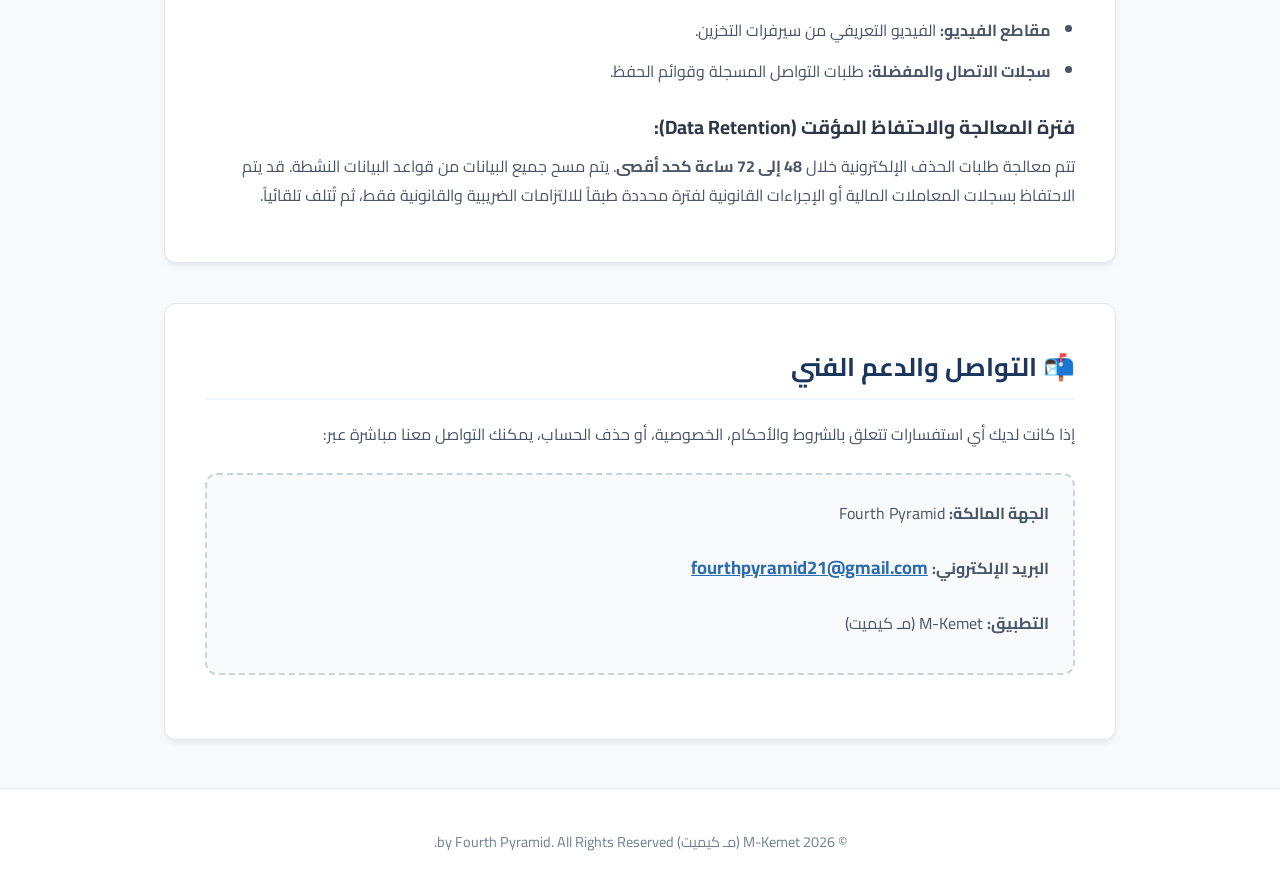
<file: docs/privacy.html>
<!DOCTYPE html>
<html lang="en">
<head>
  <meta charset="UTF-8">
  <meta http-equiv="refresh" content="0; url=index.html#privacy">
  <script type="text/javascript">
    window.location.href = "index.html#privacy";
  </script>
  <title>M-Kemet | Privacy Policy</title>
</head>
<body>
  <p>Redirecting to <a href="index.html#privacy">M-Kemet Privacy Policy</a>...</p>
</body>
</html>
</file>
